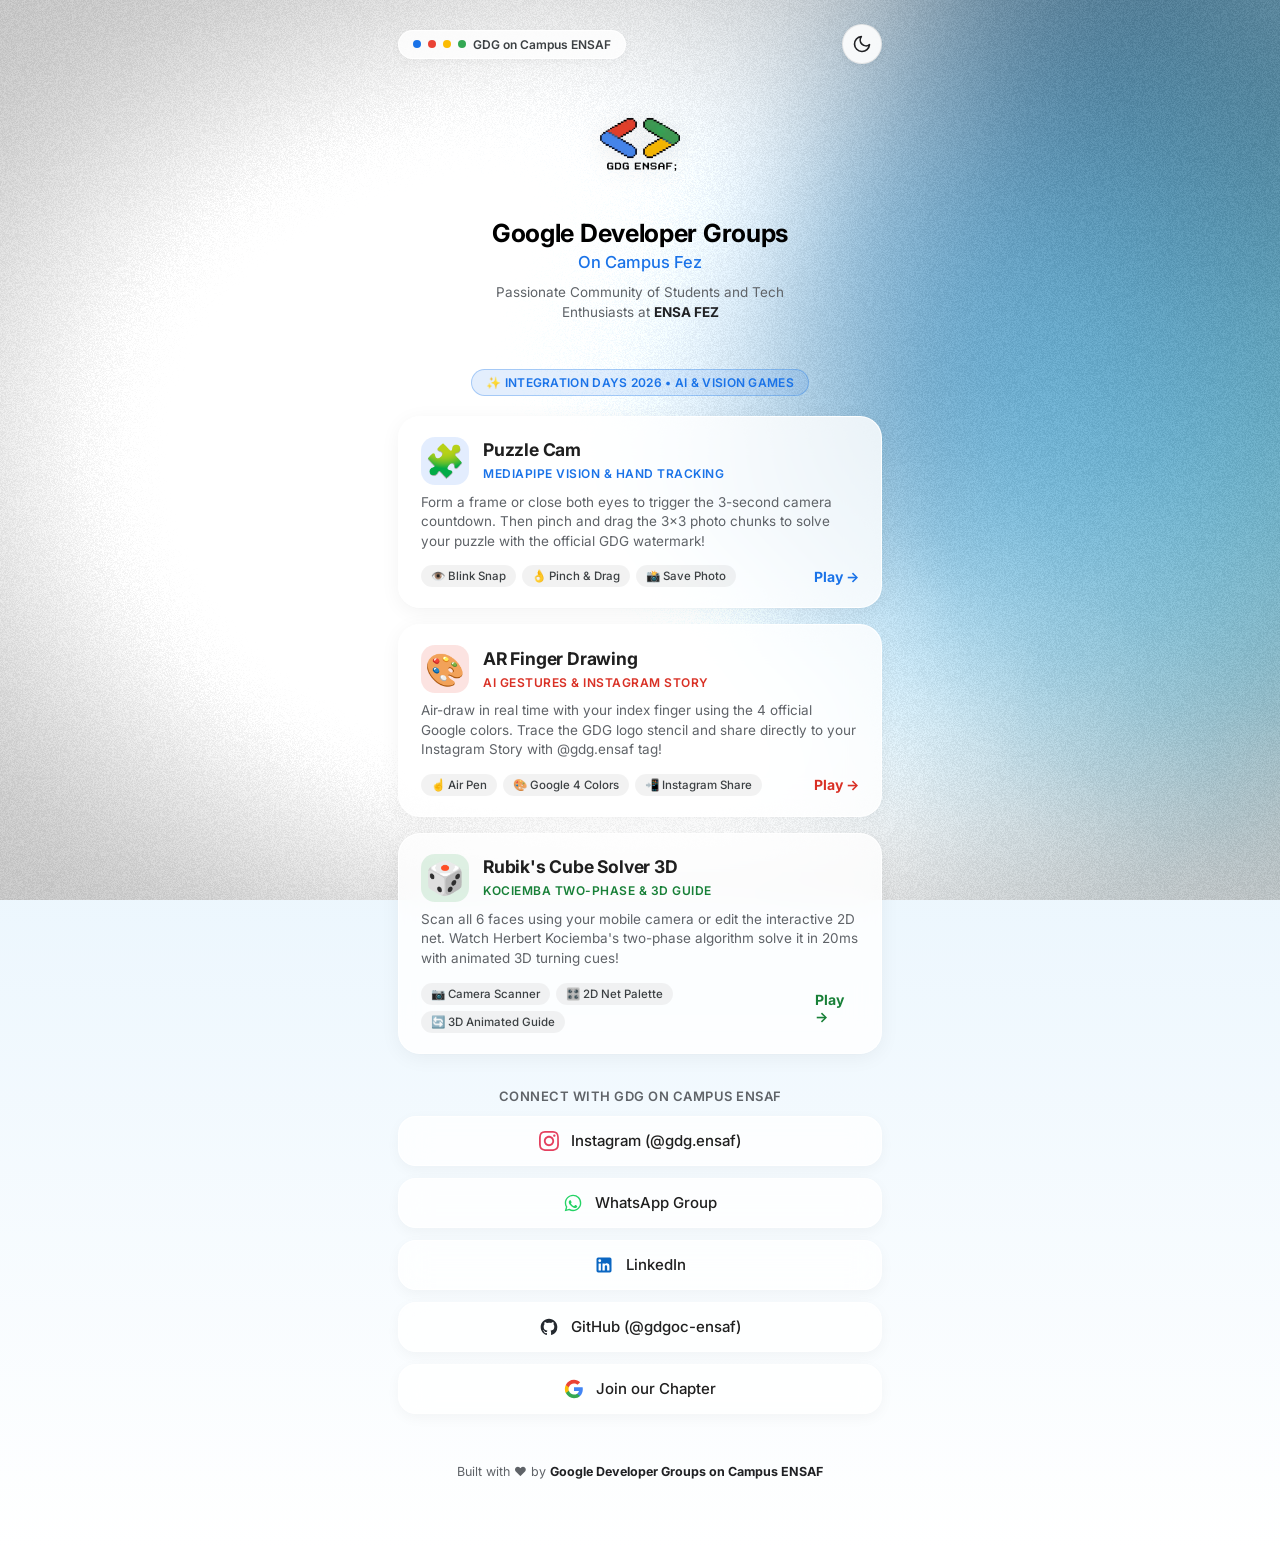
<file: index.html>
<!DOCTYPE html>
<html lang="en">
<head>
  <meta charset="UTF-8">
  <meta name="viewport" content="width=device-width, initial-scale=1.0, maximum-scale=1.0, user-scalable=no">
  <title>Google Developer Groups On Campus Fez — Interactive Games</title>
  <link rel="icon" type="image/svg+xml" href="favicon.svg">
  <link rel="stylesheet" href="style.css">
  <link rel="preconnect" href="https://fonts.googleapis.com">
  <link rel="preconnect" href="https://fonts.gstatic.com" crossorigin>
  <link href="https://fonts.googleapis.com/css2?family=Google+Sans:wght@400;500;700&family=Inter:wght@400;500;600;700&display=swap" rel="stylesheet">
  <script src="theme.js"></script>
</head>
<body>
  <!-- WebGL Mesh Drift Shader Background (from gdgensaf.web.app) -->
  <canvas id="shader-canvas"></canvas>

  <main class="page-container">

    <!-- Top Action Bar with Google Theme Switcher -->
    <div class="top-nav-bar">
      <div class="campus-pill">
        <span class="campus-dot dot-blue"></span>
        <span class="campus-dot dot-red"></span>
        <span class="campus-dot dot-yellow"></span>
        <span class="campus-dot dot-green"></span>
        <span>GDG on Campus ENSAF</span>
      </div>
      <button class="theme-toggle-btn" data-theme-toggle aria-label="Toggle Google Theme" title="Toggle Google Theme">
        <span class="theme-toggle-inner"></span>
      </button>
    </div>

    <!-- Profile Header (Cloned from gdgensaf.web.app) -->
    <header class="profile-header">
      <div class="gdg-logo-wrap">
        <img src="logo.png" alt="GDG ENSAF Logo" class="gdg-logo">
      </div>
      <h1 class="title">Google Developer Groups</h1>
      <h2 class="subtitle">On Campus Fez</h2>
      <p class="description">
        Passionate Community of Students and Tech Enthusiasts at <strong>ENSA FEZ</strong>
      </p>
    </header>

    <!-- Games Section Badge -->
    <div class="section-badge">✨ Integration Days 2026 • AI & Vision Games</div>

    <!-- Games Cards List (Cards styled matching gdgensaf.web.app) -->
    <section class="games-list">

      <!-- GAME 1: Puzzle Cam -->
      <a href="./puzzle_cam/index.html" class="game-card">
        <div class="card-top">
          <div class="card-icon icon-blue">🧩</div>
          <div class="card-header-text">
            <h3 class="card-title">Puzzle Cam</h3>
            <span class="card-subtitle sub-blue">MediaPipe Vision & Hand Tracking</span>
          </div>
        </div>
        <p class="card-desc">
          Form a frame or close both eyes to trigger the 3-second camera countdown. Then pinch and drag the 3x3 photo chunks to solve your puzzle with the official GDG watermark!
        </p>
        <div class="card-footer">
          <div class="card-badges">
            <span class="badge">👁️ Blink Snap</span>
            <span class="badge">👌 Pinch & Drag</span>
            <span class="badge">📸 Save Photo</span>
          </div>
          <span class="play-arrow arrow-blue">Play →</span>
        </div>
      </a>

      <!-- GAME 2: AR Finger Drawing -->
      <a href="./drawing_cam/index.html" class="game-card">
        <div class="card-top">
          <div class="card-icon icon-red">🎨</div>
          <div class="card-header-text">
            <h3 class="card-title">AR Finger Drawing</h3>
            <span class="card-subtitle sub-red">AI Gestures & Instagram Story</span>
          </div>
        </div>
        <p class="card-desc">
          Air-draw in real time with your index finger using the 4 official Google colors. Trace the GDG logo stencil and share directly to your Instagram Story with @gdg.ensaf tag!
        </p>
        <div class="card-footer">
          <div class="card-badges">
            <span class="badge">☝️ Air Pen</span>
            <span class="badge">🎨 Google 4 Colors</span>
            <span class="badge">📲 Instagram Share</span>
          </div>
          <span class="play-arrow arrow-red">Play →</span>
        </div>
      </a>

      <!-- GAME 3: 3D Rubik's Cube Solver -->
      <a href="./rubiks_solver/index.html" class="game-card">
        <div class="card-top">
          <div class="card-icon icon-green">🎲</div>
          <div class="card-header-text">
            <h3 class="card-title">Rubik's Cube Solver 3D</h3>
            <span class="card-subtitle sub-green">Kociemba Two-Phase & 3D Guide</span>
          </div>
        </div>
        <p class="card-desc">
          Scan all 6 faces using your mobile camera or edit the interactive 2D net. Watch Herbert Kociemba's two-phase algorithm solve it in 20ms with animated 3D turning cues!
        </p>
        <div class="card-footer">
          <div class="card-badges">
            <span class="badge">📷 Camera Scanner</span>
            <span class="badge">🎛️ 2D Net Palette</span>
            <span class="badge">🔄 3D Animated Guide</span>
          </div>
          <span class="play-arrow arrow-green">Play →</span>
        </div>
      </a>

    </section>

    <!-- Social Links (Exact match to gdgensaf.web.app) -->
    <div class="socials-title">Connect with GDG on Campus ENSAF</div>
    <nav class="socials-list">
      <a href="https://www.instagram.com/gdg.ensaf/" target="_blank" rel="noopener" class="social-pill">
        <svg class="social-icon" viewBox="0 0 24 24" width="20" height="20" fill="#E4405F">
          <path d="M12 2.163c3.204 0 3.584.012 4.85.07 3.252.148 4.771 1.691 4.919 4.919.058 1.265.069 1.645.069 4.849 0 3.205-.012 3.584-.069 4.849-.149 3.225-1.664 4.771-4.919 4.919-1.266.058-1.644.07-4.85.07-3.204 0-3.584-.012-4.849-.07-3.26-.149-4.771-1.699-4.919-4.92-.058-1.265-.07-1.644-.07-4.849 0-3.204.013-3.583.07-4.849.149-3.227 1.664-4.771 4.919-4.919 1.266-.057 1.645-.069 4.849-.069zm0-2.163c-3.259 0-3.667.014-4.947.072-4.358.2-6.78 2.618-6.98 6.98-.059 1.281-.073 1.689-.073 4.948 0 3.259.014 3.668.072 4.948.2 4.358 2.618 6.78 6.98 6.98 1.281.058 1.689.072 4.948.072 3.259 0 3.668-.014 4.948-.072 4.354-.2 6.782-2.618 6.979-6.98.059-1.28.073-1.689-.073-4.948 0-3.259-.014-3.667-.072-4.947-.196-4.354-2.617-6.78-6.979-6.98-1.281-.059-1.69-.073-4.949-.073zm0 5.838c-3.403 0-6.162 2.759-6.162 6.162s2.759 6.163 6.162 6.163 6.162-2.759 6.162-6.163c0-3.403-2.759-6.162-6.162-6.162zm0 10.162c-2.209 0-4-1.79-4-4 0-2.209 1.791-4 4-4s4 1.791 4 4c0 2.21-1.791 4-4 4zm6.406-11.845c-.796 0-1.441.645-1.441 1.44s.645 1.44 1.441 1.44c.795 0 1.439-.645 1.439-1.44s-.644-1.44-1.439-1.44z"/>
        </svg>
        <span>Instagram (@gdg.ensaf)</span>
      </a>

      <a href="https://chat.whatsapp.com/InjXKWptVBr0FKgtomo5Nb" target="_blank" rel="noopener" class="social-pill">
        <svg class="social-icon" viewBox="0 0 24 24" width="20" height="20" fill="#25D366">
          <path d="M12.04 2c-5.46 0-9.91 4.45-9.91 9.91 0 1.75.46 3.45 1.32 4.95L2.05 22l5.25-1.38c1.45.79 3.08 1.21 4.74 1.21 5.46 0 9.91-4.45 9.91-9.91 0-2.65-1.03-5.14-2.9-7.01A9.82 9.82 0 0 0 12.04 2m.01 1.67c2.2 0 4.26.86 5.82 2.42a8.23 8.23 0 0 1 2.41 5.83c0 4.54-3.7 8.24-8.24 8.24-1.48 0-2.93-.4-4.2-1.15l-.3-.18-3.12.82.83-3.04-.2-.31a8.2 8.2 0 0 1-1.26-4.38c0-4.54 3.7-8.24 8.24-8.24m4.52 11.66c-.25-.13-1.47-.72-1.7-.81-.23-.08-.39-.13-.56.13-.17.25-.64.81-.79.97-.14.17-.29.19-.54.06-.25-.13-1.06-.39-2.02-1.25-.75-.67-1.26-1.5-1.41-1.75-.15-.25-.02-.39.11-.51.11-.11.25-.29.37-.44.13-.14.17-.25.25-.42.08-.17.04-.31-.02-.44-.06-.13-.56-1.34-.76-1.84-.2-.49-.4-.42-.56-.43h-.47c-.17 0-.44.06-.67.31-.23.25-.88.86-.88 2.1s.9 2.43 1.03 2.6c.13.17 1.77 2.7 4.29 3.79.6.26 1.07.41 1.44.53.6.19 1.15.16 1.58.1.48-.07 1.47-.6 1.68-1.18.21-.58.21-1.07.15-1.18-.06-.1-.23-.17-.48-.3z"/>
        </svg>
        <span>WhatsApp Group</span>
      </a>

      <a href="https://www.linkedin.com/company/gdgoc-ensaf" target="_blank" rel="noopener" class="social-pill">
        <svg class="social-icon" viewBox="0 0 24 24" width="20" height="20" fill="#0A66C2">
          <path d="M19 3a2 2 0 0 1 2 2v14a2 2 0 0 1-2 2H5a2 2 0 0 1-2-2V5a2 2 0 0 1 2-2h14m-.5 15.5v-5.3a3.26 3.26 0 0 0-3.26-3.26c-.85 0-1.84.52-2.28 1.3v-1.11h-2.79v8.37h2.79v-4.93c0-.77.62-1.4 1.39-1.4a1.4 1.4 0 0 1 1.4 1.4v4.93h2.75M6.88 8.56a1.68 1.68 0 0 0 1.68-1.68c0-.93-.75-1.69-1.68-1.69a1.69 1.69 0 0 0-1.69 1.69c0 .93.76 1.68 1.69 1.68m1.39 9.94v-8.37H5.5v8.37h2.77z"/>
        </svg>
        <span>LinkedIn</span>
      </a>

      <a href="https://github.com/gdgoc-ensaf" target="_blank" rel="noopener" class="social-pill">
        <svg class="social-icon" viewBox="0 0 24 24" width="20" height="20" fill="#24292F">
          <path d="M12 2C6.477 2 2 6.484 2 12.017c0 4.425 2.865 8.18 6.839 9.504.5.092.682-.217.682-.483 0-.237-.008-.868-.013-1.703-2.782.605-3.369-1.343-3.369-1.343-.454-1.158-1.11-1.466-1.11-1.466-.908-.62.069-.608.069-.608 1.003.07 1.53 1.032 1.53 1.032.892 1.53 2.341 1.088 2.91.832.092-.647.35-1.088.636-1.338-2.22-.253-4.555-1.113-4.555-4.951 0-1.093.39-1.988 1.029-2.688-.103-.253-.446-1.272.098-2.65 0 0 .84-.27 2.75 1.026A9.564 9.564 0 0 1 12 6.844c.85.004 1.705.115 2.504.337 1.909-1.296 2.747-1.027 2.747-1.027.546 1.379.202 2.398.1 2.651.64.7 1.028 1.595 1.028 2.688 0 3.848-2.339 4.695-4.566 4.943.359.309.678.92.678 1.855 0 1.338-.012 2.419-.012 2.747 0 .268.18.58.688.482A10.019 10.019 0 0 0 22 12.017C22 6.484 17.522 2 12 2z"/>
        </svg>
        <span>GitHub (@gdgoc-ensaf)</span>
      </a>

      <a href="https://gdg.community.dev/gdg-on-campus-national-school-of-applied-sciences-of-fes-fes-morocco/" target="_blank" rel="noopener" class="social-pill">
        <svg class="social-icon" viewBox="0 0 24 24" width="20" height="20">
          <path fill="#4285F4" d="M22.56 12.25c0-.78-.07-1.53-.2-2.25H12v4.26h5.92c-.26 1.37-1.04 2.53-2.21 3.31v2.77h3.57c2.08-1.92 3.28-4.74 3.28-8.09z"/>
          <path fill="#34A853" d="M12 23c2.97 0 5.46-.98 7.28-2.66l-3.57-2.77c-.98.66-2.23 1.06-3.71 1.06-2.86 0-5.29-1.93-6.16-4.53H2.18v2.84C3.99 20.53 7.7 23 12 23z"/>
          <path fill="#FBBC05" d="M5.84 14.09c-.22-.66-.35-1.36-.35-2.09s.13-1.43.35-2.09V7.06H2.18C1.43 8.55 1 10.22 1 12s.43 3.45 1.18 4.94l2.85-2.22.81-.63z"/>
          <path fill="#EA4335" d="M12 5.38c1.62 0 3.06.56 4.21 1.64l3.15-3.15C17.45 2.09 14.97 1 12 1 7.7 1 3.99 3.47 2.18 7.06l3.66 2.84c.87-2.6 3.3-4.52 6.16-4.52z"/>
        </svg>
        <span>Join our Chapter</span>
      </a>
    </nav>

    <!-- Footer -->
    <footer class="footer">
      <p>Built with ❤️ by <strong>Google Developer Groups on Campus ENSAF</strong></p>
    </footer>

  </main>

  <!-- WebGL Shader Script -->
  <script src="shader-bg.js"></script>
</body>
</html>
</file>
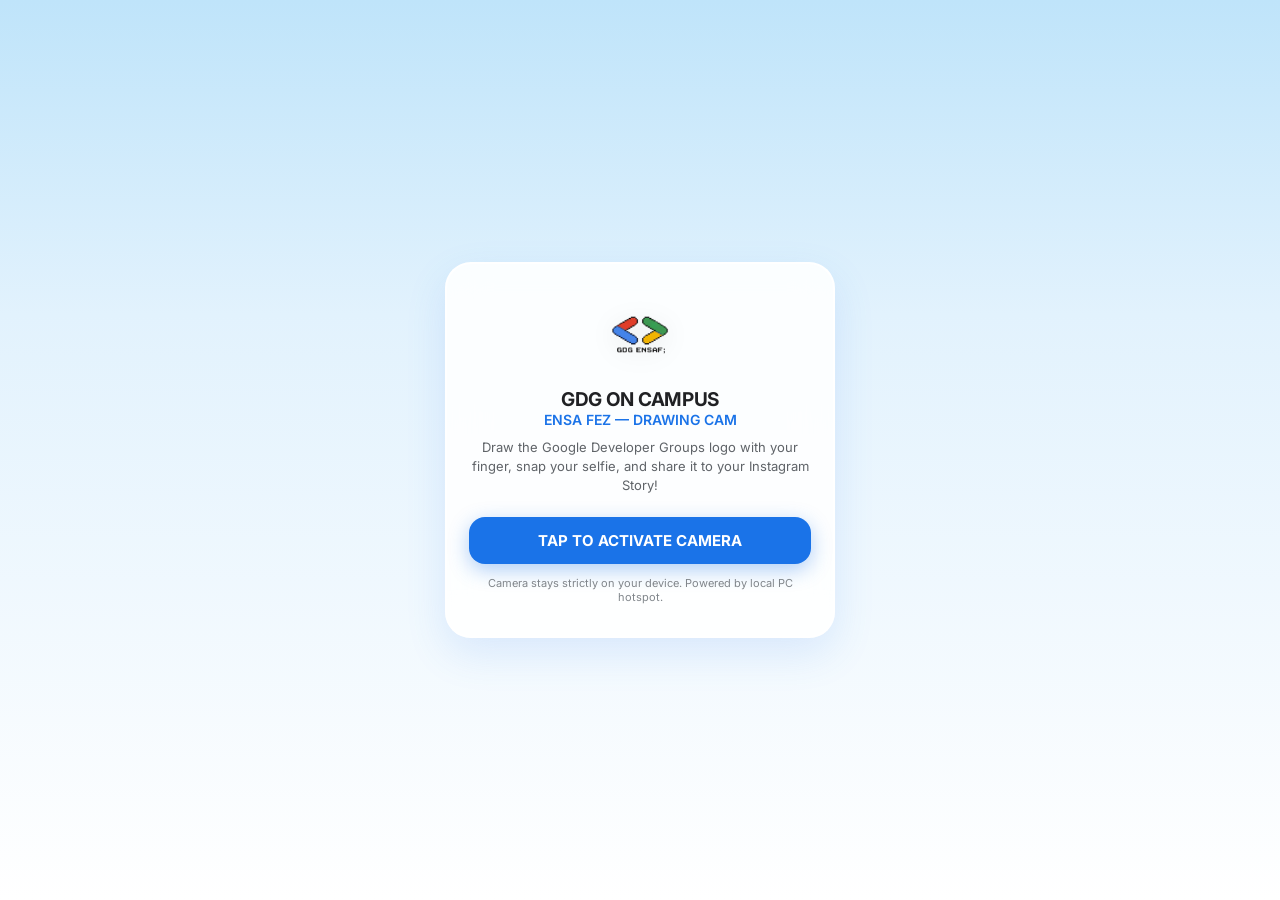
<file: drawing_cam/index.html>
<!DOCTYPE html>
<html lang="en">
<head>
  <meta charset="UTF-8">
  <meta name="viewport" content="width=device-width, initial-scale=1.0, maximum-scale=1.0, user-scalable=no, viewport-fit=cover">
  <meta name="theme-color" content="#bfe4fa">
  <meta name="apple-mobile-web-app-capable" content="yes">
  <meta name="apple-mobile-web-app-status-bar-style" content="default">
  <title>GDG ENSAF — Drawing Cam</title>
  <link rel="stylesheet" href="style.css">
  <script src="theme.js"></script>
  
  <!-- MediaPipe Hands & Camera Utils: Local vendor with CDN fallback -->
  <script src="vendor/mediapipe/camera_utils.js" onerror="this.onerror=null;this.src='https://cdn.jsdelivr.net/npm/@mediapipe/camera_utils/camera_utils.js'"></script>
  <script src="vendor/mediapipe/hands.js" onerror="this.onerror=null;this.src='https://cdn.jsdelivr.net/npm/@mediapipe/hands/hands.js'"></script>
</head>
<body>
  <div id="app-container">
    <!-- Google 4-Color Floating Ambient Bubbles Layer -->
    <div class="gdg-ambient-wrap" aria-hidden="true">
      <span class="ambient-bubble b-blue"></span>
      <span class="ambient-bubble b-red"></span>
      <span class="ambient-bubble b-yellow"></span>
      <span class="ambient-bubble b-green"></span>
    </div>

    <!-- Hidden Video Feed (Rendered into Canvas) -->
    <video id="webcam" playsinline autoplay muted></video>

    <!-- Main Drawing & Camera Canvas -->
    <canvas id="mainCanvas"></canvas>

    <!-- Top Status Bar -->
    <header class="glass-bar top-bar">
      <div class="brand">
        <a href="../" class="glass-btn icon-btn nav-back-btn" title="Back to Games Hub" aria-label="Games Hub">
          <svg viewBox="0 0 24 24" width="18" height="18" fill="none" stroke="currentColor" stroke-width="2.2" stroke-linecap="round" stroke-linejoin="round">
            <line x1="19" y1="12" x2="5" y2="12"></line>
            <polyline points="12 19 5 12 12 5"></polyline>
          </svg>
        </a>
        <img src="logo.png" alt="GDG ENSAF Logo" class="gdg-header-logo">
        <div class="brand-text">
          <span class="brand-title">GDG ENSAF</span>
          <span class="brand-sub">DRAWING CAM</span>
        </div>
      </div>
      <div class="top-controls">
        <button id="btnThemeToggle" class="glass-btn icon-btn theme-toggle-btn" data-theme-toggle title="Toggle Google Theme" aria-label="Toggle Google Theme">
          <span class="theme-toggle-inner"></span>
        </button>
        <button id="btnFlipCam" class="glass-btn icon-btn" title="Switch Front/Rear Camera" aria-label="Switch Camera">
          <svg viewBox="0 0 24 24" width="19" height="19" fill="none" stroke="currentColor" stroke-width="2" stroke-linecap="round" stroke-linejoin="round">
            <path d="M20 10c0-4.418-3.582-8-8-8s-8 3.582-8 8c0 2.21.896 4.21 2.344 5.656L4 18h6v-6l-2.05 2.05C6.758 12.858 6 11.516 6 10c0-3.314 2.686-6 6-6s6 2.686 6 6c0 1.516-.758 2.858-1.95 4.05L14 12v6h6l-2.344-2.344C19.104 14.21 20 12.21 20 10z"/>
          </svg>
        </button>
        <button id="btnSound" class="glass-btn icon-btn" title="Toggle Sound" aria-label="Toggle Sound">
          <svg id="soundIconOn" viewBox="0 0 24 24" width="19" height="19" fill="none" stroke="currentColor" stroke-width="2" stroke-linecap="round" stroke-linejoin="round">
            <polygon points="11 5 6 9 2 9 2 15 6 15 11 19 11 5"></polygon>
            <path d="M19.07 4.93a10 10 0 0 1 0 14.14M15.54 8.46a5 5 0 0 1 0 7.07"></path>
          </svg>
          <svg id="soundIconOff" viewBox="0 0 24 24" width="19" height="19" fill="none" stroke="currentColor" stroke-width="2" stroke-linecap="round" stroke-linejoin="round" style="display:none;">
            <line x1="1" y1="1" x2="23" y2="23"></line>
            <polygon points="11 5 6 9 2 9 2 15 6 15 11 19 11 5"></polygon>
          </svg>
        </button>
        <button id="btnHelp" class="glass-btn icon-btn" title="How to Play" aria-label="Help Guide">
          <svg viewBox="0 0 24 24" width="19" height="19" fill="none" stroke="currentColor" stroke-width="2" stroke-linecap="round" stroke-linejoin="round">
            <circle cx="12" cy="12" r="10"></circle>
            <path d="M9.09 9a3 3 0 0 1 5.83 1c0 2-3 3-3 3"></path>
            <line x1="12" y1="17" x2="12.01" y2="17"></line>
          </svg>
        </button>
      </div>
    </header>

    <!-- Floating Drawing Toolbar -->
    <div class="drawing-toolbar glass-panel">
      <!-- Google 4-Color Palette -->
      <div class="color-palette" role="radiogroup" aria-label="Select Drawing Color">
        <button class="color-swatch c-blue active" data-color="#4285f4" title="Google Blue"></button>
        <button class="color-swatch c-red" data-color="#ea4335" title="Google Red"></button>
        <button class="color-swatch c-yellow" data-color="#fbbc05" title="Google Yellow"></button>
        <button class="color-swatch c-green" data-color="#34a853" title="Google Green"></button>
        <button class="color-swatch c-eraser" data-color="eraser" title="Eraser">
          <svg viewBox="0 0 24 24" width="16" height="16" fill="none" stroke="currentColor" stroke-width="2.5">
            <path d="M20 20H7L3 16C2 15 2 13 3 12L13 2L22 11L18 15"/>
            <line x1="7" y1="17" x2="17" y2="7"/>
          </svg>
        </button>
      </div>

      <div class="tool-divider"></div>

      <!-- Action Tools -->
      <div class="tool-actions">
        <!-- Brush Size Selector -->
        <button id="btnBrushSize" class="tool-btn" title="Brush Size: Medium">
          <span class="brush-indicator" id="brushIndicator"></span>
        </button>
        <!-- Toggle GDG Logo Stencil Guide -->
        <button id="btnTemplate" class="tool-btn active-tool" title="Toggle GDG Logo Guide Stencil">
          <span class="stencil-icon">&lt; &gt;</span>
        </button>
        <!-- Undo -->
        <button id="btnUndo" class="tool-btn" title="Undo Last Stroke">
          <svg viewBox="0 0 24 24" width="16" height="16" fill="none" stroke="currentColor" stroke-width="2.5">
            <polyline points="1 4 1 10 7 10"></polyline>
            <path d="M3.51 15a9 9 0 1 0 2.13-9.36L1 10"></path>
          </svg>
        </button>
        <!-- Clear Canvas -->
        <button id="btnClear" class="tool-btn" title="Clear Drawing">
          <svg viewBox="0 0 24 24" width="16" height="16" fill="none" stroke="currentColor" stroke-width="2.5">
            <polyline points="3 6 5 6 21 6"></polyline>
            <path d="M19 6v14a2 2 0 0 1-2 2H7a2 2 0 0 1-2-2V6m3 0V4a2 2 0 0 1 2-2h4a2 2 0 0 1 2 2v2"></path>
          </svg>
        </button>
      </div>
    </div>

    <!-- Guidance Banner -->
    <div id="instructionBanner" class="instruction-banner">
      <div class="banner-icon" id="bannerIcon">👆🎨</div>
      <div class="banner-text" id="bannerText">Draw the GDG logo with your finger on screen or in the air!</div>
    </div>

    <!-- Screen Flash Effect -->
    <div id="screenFlash" class="screen-flash"></div>

    <!-- Copy Toast / Notification -->
    <div id="copyToast" class="copy-toast hidden">
      <div class="toast-check">✓</div>
      <div class="toast-msg"><strong>@gdg.ensaf</strong> copied to clipboard! Tag us in your Story 🏷️</div>
    </div>

    <!-- Bottom Controls Bar -->
    <footer class="glass-bar bottom-bar">
      <div class="action-group">
        <button id="btnSnapPhoto" class="shutter-btn" title="Snap Photo with Drawing">
          <div class="shutter-inner">
            <svg viewBox="0 0 24 24" width="24" height="24" fill="none" stroke="#ffffff" stroke-width="2.2" stroke-linecap="round" stroke-linejoin="round">
              <path d="M23 19a2 2 0 0 1-2 2H3a2 2 0 0 1-2-2V8a2 2 0 0 1 2-2h4l2-3h6l2 3h4a2 2 0 0 1 2 2z"/>
              <circle cx="12" cy="13" r="4"/>
            </svg>
          </div>
        </button>
      </div>
    </footer>

    <!-- Post-Capture Share Modal -->
    <div id="shareModal" class="modal-backdrop hidden">
      <div class="modal-card share-card">
        <div class="modal-header">
          <div class="modal-title-wrap">
            <img src="logo.png" alt="GDG Logo" class="modal-logo">
            <h2>Your GDG Drawing Photo!</h2>
          </div>
          <button id="btnCloseShare" class="modal-close-btn">&times;</button>
        </div>
        <div class="modal-body share-body">
          <div class="preview-container">
            <img id="sharePreviewImg" alt="Drawn Photo Preview" class="share-preview-img">
          </div>
          <div class="insta-tag-box">
            <span class="insta-tag-label">Official Tag:</span>
            <code class="insta-tag-code">@gdg.ensaf</code>
            <button id="btnCopyTag" class="glass-btn btn-sm">Copy Tag</button>
          </div>
        </div>
        <div class="modal-footer share-footer">
          <!-- Primary: Share to Instagram Story -->
          <button id="btnShareInsta" class="insta-share-btn">
            <svg viewBox="0 0 24 24" width="22" height="22" fill="currentColor">
              <path d="M12 2.163c3.204 0 3.584.012 4.85.07 3.252.148 4.771 1.691 4.919 4.919.058 1.265.069 1.645.069 4.849 0 3.205-.012 3.584-.069 4.849-.149 3.225-1.664 4.771-4.919 4.919-1.266.058-1.644.07-4.85.07-3.204 0-3.584-.012-4.849-.07-3.26-.149-4.771-1.699-4.919-4.92-.058-1.265-.07-1.644-.07-4.849 0-3.204.013-3.583.07-4.849.149-3.227 1.664-4.771 4.919-4.919 1.266-.057 1.645-.069 4.849-.069zm0-2.163c-3.259 0-3.667.014-4.947.072-4.358.2-6.78 2.618-6.98 6.98-.059 1.281-.073 1.689-.073 4.948 0 3.259.014 3.668.072 4.948.2 4.358 2.618 6.78 6.98 6.98 1.281.058 1.689.072 4.948.072 3.259 0 3.668-.014 4.948-.072 4.354-.2 6.782-2.618 6.979-6.98.059-1.28.073-1.689.073-4.948 0-3.259-.014-3.667-.072-4.947-.196-4.354-2.617-6.78-6.979-6.98-1.281-.059-1.69-.073-4.949-.073zm0 5.838c-3.403 0-6.162 2.759-6.162 6.162s2.759 6.163 6.162 6.163 6.162-2.759 6.162-6.163c0-3.403-2.759-6.162-6.162-6.162zm0 10.162c-2.209 0-4-1.79-4-4 0-2.209 1.791-4 4-4s4 1.791 4 4c0 2.21-1.791 4-4 4zm6.406-11.845c-.796 0-1.441.645-1.441 1.44s.645 1.44 1.441 1.44c.795 0 1.439-.645 1.439-1.44s-.644-1.44-1.439-1.44z"/>
            </svg>
            Share to Instagram Story
          </button>
          <!-- Secondary Actions -->
          <div class="share-btn-row">
            <button id="btnDownloadPhoto" class="glass-btn btn-secondary">
              <svg viewBox="0 0 24 24" width="18" height="18" fill="none" stroke="currentColor" stroke-width="2">
                <path d="M21 15v4a2 2 0 0 1-2 2H5a2 2 0 0 1-2-2v-4"></path>
                <polyline points="7 10 12 15 17 10"></polyline>
                <line x1="12" y1="15" x2="12" y2="3"></line>
              </svg>
              Save to Phone
            </button>
            <button id="btnDrawAgain" class="glass-btn btn-secondary">
              <svg viewBox="0 0 24 24" width="18" height="18" fill="none" stroke="currentColor" stroke-width="2">
                <path d="M23 4v6h-6"></path>
                <path d="M20.49 15a9 9 0 1 1-2.12-9.36L23 10"></path>
              </svg>
              Draw Again
            </button>
          </div>
          <!-- Profile Link -->
          <a href="https://www.instagram.com/gdg.ensaf/" target="_blank" rel="noopener noreferrer" class="insta-profile-link">
            Open @gdg.ensaf Instagram Page &rarr;
          </a>
        </div>
      </div>
    </div>

    <!-- Help Modal -->
    <div id="helpModal" class="modal-backdrop hidden">
      <div class="modal-card">
        <div class="modal-header">
          <div class="modal-title-wrap">
            <img src="logo.png" alt="GDG Logo" class="modal-logo">
            <h2>How to Play GDG Drawing Cam</h2>
          </div>
          <button id="btnCloseHelp" class="modal-close-btn">&times;</button>
        </div>
        <div class="modal-body">
          <div class="gesture-item">
            <div class="gesture-icon-box">🎨</div>
            <div class="gesture-info">
              <h4>1. Choose Google Colors</h4>
              <p>Pick Blue, Red, Yellow, or Green from the top bar to match the Google Developer Groups logo.</p>
            </div>
          </div>
          <div class="gesture-item">
            <div class="gesture-icon-box">👆</div>
            <div class="gesture-info">
              <h4>2. Draw on Screen or in the Air</h4>
              <p>Draw directly with your finger on your phone screen, or point your index finger in the camera to draw in the air!</p>
            </div>
          </div>
          <div class="gesture-item">
            <div class="gesture-icon-box">&lt; &gt;</div>
            <div class="gesture-info">
              <h4>3. Trace the GDG Logo</h4>
              <p>Tap the <strong>&lt; &gt;</strong> icon to toggle the faint logo stencil on/off to help you draw the brackets!</p>
            </div>
          </div>
          <div class="gesture-item">
            <div class="gesture-icon-box">📸</div>
            <div class="gesture-info">
              <h4>4. Snap & Share to Instagram Story</h4>
              <p>Tap the shutter button to take the photo with your drawing, then tap <strong>Share to Instagram Story</strong> and tag <strong>@gdg.ensaf</strong>!</p>
            </div>
          </div>
        </div>
        <div class="modal-footer">
          <button id="btnGotIt" class="glass-btn highlight-btn btn-full">Got It! Let's Draw</button>
        </div>
      </div>
    </div>

    <!-- Initial Camera Start Permission Prompt -->
    <div id="startScreen" class="start-screen">
      <div class="start-card">
        <div class="start-logo-wrap">
          <img src="logo.png" alt="GDG ENSAF Logo" class="start-gdg-logo">
        </div>
        <h1>GDG ON CAMPUS</h1>
        <h2>ENSA FEZ — DRAWING CAM</h2>
        <p>Draw the Google Developer Groups logo with your finger, snap your selfie, and share it to your Instagram Story!</p>
        <button id="btnStartCam" class="start-btn">TAP TO ACTIVATE CAMERA</button>
        <span class="start-note">Camera stays strictly on your device. Powered by local PC hotspot.</span>
      </div>
    </div>
  </div>

  <script src="app.js"></script>
</body>
</html>
</file>
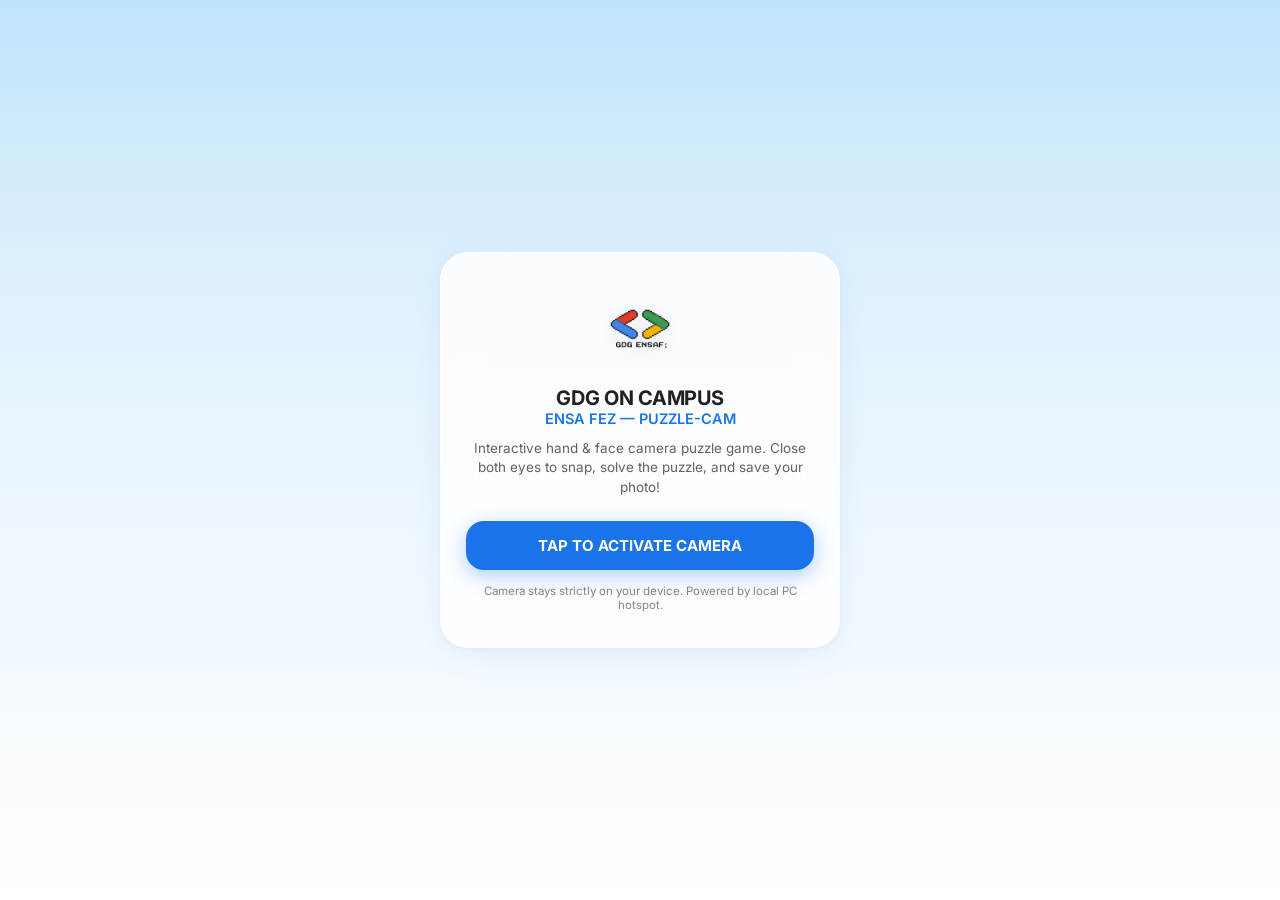
<file: puzzle_cam/index.html>
<!DOCTYPE html>
<html lang="en">
<head>
  <meta charset="UTF-8">
  <meta name="viewport" content="width=device-width, initial-scale=1.0, maximum-scale=1.0, user-scalable=no, viewport-fit=cover">
  <meta name="theme-color" content="#bfe4fa">
  <meta name="apple-mobile-web-app-capable" content="yes">
  <meta name="apple-mobile-web-app-status-bar-style" content="default">
  <title>GDG ENSAF — PUZZLE-CAM</title>
  <link rel="stylesheet" href="style.css">
  <script src="theme.js"></script>
  
  <!-- MediaPipe Face Mesh, Hands & Camera Utils: Local vendor with CDN fallback -->
  <script src="vendor/mediapipe/camera_utils.js" onerror="this.onerror=null;this.src='https://cdn.jsdelivr.net/npm/@mediapipe/camera_utils/camera_utils.js'"></script>
  <script src="vendor/mediapipe/face_mesh.js" onerror="this.onerror=null;this.src='https://cdn.jsdelivr.net/npm/@mediapipe/face_mesh/face_mesh.js'"></script>
  <script src="vendor/mediapipe/hands.js" onerror="this.onerror=null;this.src='https://cdn.jsdelivr.net/npm/@mediapipe/hands/hands.js'"></script>
</head>
<body>
  <div id="app-container">
    <!-- Google 4-Color Floating Ambient Bubbles Layer (Inspired by GDGC-WEBSITE) -->
    <div class="gdg-ambient-wrap" aria-hidden="true">
      <span class="ambient-bubble b-blue"></span>
      <span class="ambient-bubble b-red"></span>
      <span class="ambient-bubble b-yellow"></span>
      <span class="ambient-bubble b-green"></span>
    </div>

    <!-- Background Video Feed (hidden, rendered into Canvas) -->
    <video id="webcam" playsinline autoplay muted></video>

    <!-- Main Rendering Canvas -->
    <canvas id="mainCanvas"></canvas>

    <!-- Top Status Bar -->
    <header class="glass-bar top-bar">
      <div class="brand">
        <a href="../" class="glass-btn icon-btn nav-back-btn" title="Back to Games Hub" aria-label="Games Hub">
          <svg viewBox="0 0 24 24" width="18" height="18" fill="none" stroke="currentColor" stroke-width="2.2" stroke-linecap="round" stroke-linejoin="round">
            <line x1="19" y1="12" x2="5" y2="12"></line>
            <polyline points="12 19 5 12 12 5"></polyline>
          </svg>
        </a>
        <img src="logo.png" alt="GDG ENSAF Logo" class="gdg-header-logo">
        <div class="brand-text">
          <span class="brand-title">GDG ENSAF</span>
          <span class="brand-sub">PUZZLE-CAM</span>
        </div>
        <span class="mode-tag" id="modeBadge">LIVE CAM</span>
      </div>
      <div class="top-controls">
        <button id="btnThemeToggle" class="glass-btn icon-btn theme-toggle-btn" data-theme-toggle title="Toggle Google Theme" aria-label="Toggle Google Theme">
          <span class="theme-toggle-inner"></span>
        </button>
        <button id="btnFlipCam" class="glass-btn icon-btn" title="Switch Front/Rear Camera" aria-label="Switch Camera">
          <svg viewBox="0 0 24 24" width="19" height="19" fill="none" stroke="currentColor" stroke-width="2" stroke-linecap="round" stroke-linejoin="round">
            <path d="M20 10c0-4.418-3.582-8-8-8s-8 3.582-8 8c0 2.21.896 4.21 2.344 5.656L4 18h6v-6l-2.05 2.05C6.758 12.858 6 11.516 6 10c0-3.314 2.686-6 6-6s6 2.686 6 6c0 1.516-.758 2.858-1.95 4.05L14 12v6h6l-2.344-2.344C19.104 14.21 20 12.21 20 10z"/>
          </svg>
        </button>
        <button id="btnSound" class="glass-btn icon-btn" title="Toggle Sound" aria-label="Toggle Sound">
          <svg id="soundIconOn" viewBox="0 0 24 24" width="19" height="19" fill="none" stroke="currentColor" stroke-width="2" stroke-linecap="round" stroke-linejoin="round">
            <polygon points="11 5 6 9 2 9 2 15 6 15 11 19 11 5"></polygon>
            <path d="M19.07 4.93a10 10 0 0 1 0 14.14M15.54 8.46a5 5 0 0 1 0 7.07"></path>
          </svg>
          <svg id="soundIconOff" viewBox="0 0 24 24" width="19" height="19" fill="none" stroke="currentColor" stroke-width="2" stroke-linecap="round" stroke-linejoin="round" style="display:none;">
            <line x1="1" y1="1" x2="23" y2="23"></line>
            <polygon points="11 5 6 9 2 9 2 15 6 15 11 19 11 5"></polygon>
          </svg>
        </button>
        <button id="btnHelp" class="glass-btn icon-btn" title="How to Play" aria-label="Help Guide">
          <svg viewBox="0 0 24 24" width="19" height="19" fill="none" stroke="currentColor" stroke-width="2" stroke-linecap="round" stroke-linejoin="round">
            <circle cx="12" cy="12" r="10"></circle>
            <path d="M9.09 9a3 3 0 0 1 5.83 1c0 2-3 3-3 3"></path>
            <line x1="12" y1="17" x2="12.01" y2="17"></line>
          </svg>
        </button>
      </div>
    </header>

    <!-- Context Guidance Banner -->
    <div id="instructionBanner" class="instruction-banner">
      <div class="banner-icon" id="bannerIcon">😌</div>
      <div class="banner-text" id="bannerText">Close both eyes to begin 3s countdown!</div>
    </div>

    <!-- Countdown Display Overlay -->
    <div id="countdownContainer" class="countdown-overlay hidden">
      <div class="countdown-circle">
        <svg viewBox="0 0 120 120" class="countdown-svg">
          <circle cx="60" cy="60" r="54" class="countdown-bg"></circle>
          <circle cx="60" cy="60" r="54" class="countdown-meter" id="countdownMeter"></circle>
        </svg>
        <span id="countdownNumber" class="countdown-number">3</span>
      </div>
      <span class="countdown-label">OPEN EYES & SMILE! 😊</span>
    </div>

    <!-- Screen Flash Effect for Camera Capture -->
    <div id="screenFlash" class="screen-flash"></div>

    <!-- Celebration Toast / Victory Notification -->
    <div id="victoryToast" class="victory-toast hidden">
      <div class="victory-icon">🎉</div>
      <div class="victory-content">
        <h3>PUZZLE SOLVED!</h3>
        <p>Tap Save below or make a fist ✊ to save to your phone</p>
      </div>
    </div>

    <!-- Save Success Toast -->
    <div id="saveToast" class="save-toast hidden">
      <div class="save-check">✓</div>
      <div class="save-msg">Photo Saved to Mobile!</div>
    </div>

    <!-- Bottom Controls HUD -->
    <footer class="glass-bar bottom-bar">
      <!-- Camera State Controls -->
      <div id="camControls" class="action-group">
        <button id="btnManualSnap" class="shutter-btn" title="Snap Photo Now">
          <div class="shutter-inner"></div>
        </button>
      </div>

      <!-- Puzzle State Controls -->
      <div id="puzzleControls" class="action-group hidden">
        <button id="btnScatter" class="glass-btn text-btn" title="Shuffle Pieces">
          <svg viewBox="0 0 24 24" width="18" height="18" fill="none" stroke="currentColor" stroke-width="2">
            <path d="M21 16V8a2 2 0 0 0-1-1.73l-7-4a2 2 0 0 0-2 0l-7 4A2 2 0 0 0 3 8v8a2 2 0 0 0 1 1.73l7 4a2 2 0 0 0 2 0l7-4A2 2 0 0 0 21 16z"></path>
            <polyline points="3.27 6.96 12 12.01 20.73 6.96"></polyline>
            <line x1="12" y1="22.08" x2="12" y2="12"></line>
          </svg>
          Scatter
        </button>
        <button id="btnSave" class="glass-btn text-btn highlight-btn" title="Save Photo to Phone">
          <svg viewBox="0 0 24 24" width="18" height="18" fill="none" stroke="currentColor" stroke-width="2">
            <path d="M19 21H5a2 2 0 0 1-2-2V5a2 2 0 0 1 2-2h11l5 5v11a2 2 0 0 1-2 2z"></path>
            <polyline points="17 21 17 13 7 13 7 21"></polyline>
            <polyline points="7 3 7 8 15 8"></polyline>
          </svg>
          Save Photo
        </button>
        <button id="btnResetCam" class="glass-btn text-btn" title="Take a new photo">
          <svg viewBox="0 0 24 24" width="18" height="18" fill="none" stroke="currentColor" stroke-width="2">
            <path d="M23 4v6h-6"></path>
            <path d="M20.49 15a9 9 0 1 1-2.12-9.36L23 10"></path>
          </svg>
          Retake
        </button>
      </div>
    </footer>

    <!-- Gesture Guide Modal -->
    <div id="helpModal" class="modal-backdrop hidden">
      <div class="modal-card">
        <div class="modal-header">
          <div class="modal-title-wrap">
            <img src="logo.png" alt="GDG Logo" class="modal-logo">
            <h2>How to Play PUZZLE-CAM</h2>
          </div>
          <button id="btnCloseHelp" class="modal-close-btn">&times;</button>
        </div>
        <div class="modal-body">
          <div class="gesture-item">
            <div class="gesture-icon-box">😌📸</div>
            <div class="gesture-info">
              <h4>1. Close Both Eyes (Capture Photo)</h4>
              <p>Simply <strong>close both eyes</strong> in front of the camera. The 3-second countdown will start automatically. Open your eyes and smile!</p>
            </div>
          </div>
          <div class="gesture-item">
            <div class="gesture-icon-box">🧩</div>
            <div class="gesture-info">
              <h4>2. 3x3 Photo Puzzle</h4>
              <p>Your captured photo is stamped with the official <strong>GDG ENSAF</strong> logo, sliced into 9 puzzle pieces, and scattered across the screen.</p>
            </div>
          </div>
          <div class="gesture-item">
            <div class="gesture-icon-box">👆🤏</div>
            <div class="gesture-info">
              <h4>3. Drag & Drop Pieces</h4>
              <p>Use your <strong>finger to drag</strong> pieces directly on your phone screen, or <strong>pinch with one hand</strong> in the camera to move pieces into place!</p>
            </div>
          </div>
          <div class="gesture-item">
            <div class="gesture-icon-box">💾✊</div>
            <div class="gesture-info">
              <h4>4. Save to Your Mobile</h4>
              <p>When all pieces are assembled, tap <strong>Save Photo</strong> (or hold a closed fist ✊) to save the branded photo directly into your phone gallery!</p>
            </div>
          </div>
        </div>
        <div class="modal-footer">
          <button id="btnGotIt" class="glass-btn highlight-btn btn-full">Got It! Let's Play</button>
        </div>
      </div>
    </div>

    <!-- Initial Camera Start Permission Prompt overlay -->
    <div id="startScreen" class="start-screen">
      <div class="start-card">
        <div class="start-logo-wrap">
          <img src="logo.png" alt="GDG ENSAF Logo" class="start-gdg-logo">
        </div>
        <h1>GDG ON CAMPUS</h1>
        <h2>ENSA FEZ — PUZZLE-CAM</h2>
        <p>Interactive hand & face camera puzzle game. Close both eyes to snap, solve the puzzle, and save your photo!</p>
        <button id="btnStartCam" class="start-btn">TAP TO ACTIVATE CAMERA</button>
        <span class="start-note">Camera stays strictly on your device. Powered by local PC hotspot.</span>
      </div>
    </div>
  </div>

  <script src="app.js"></script>
</body>
</html>
</file>
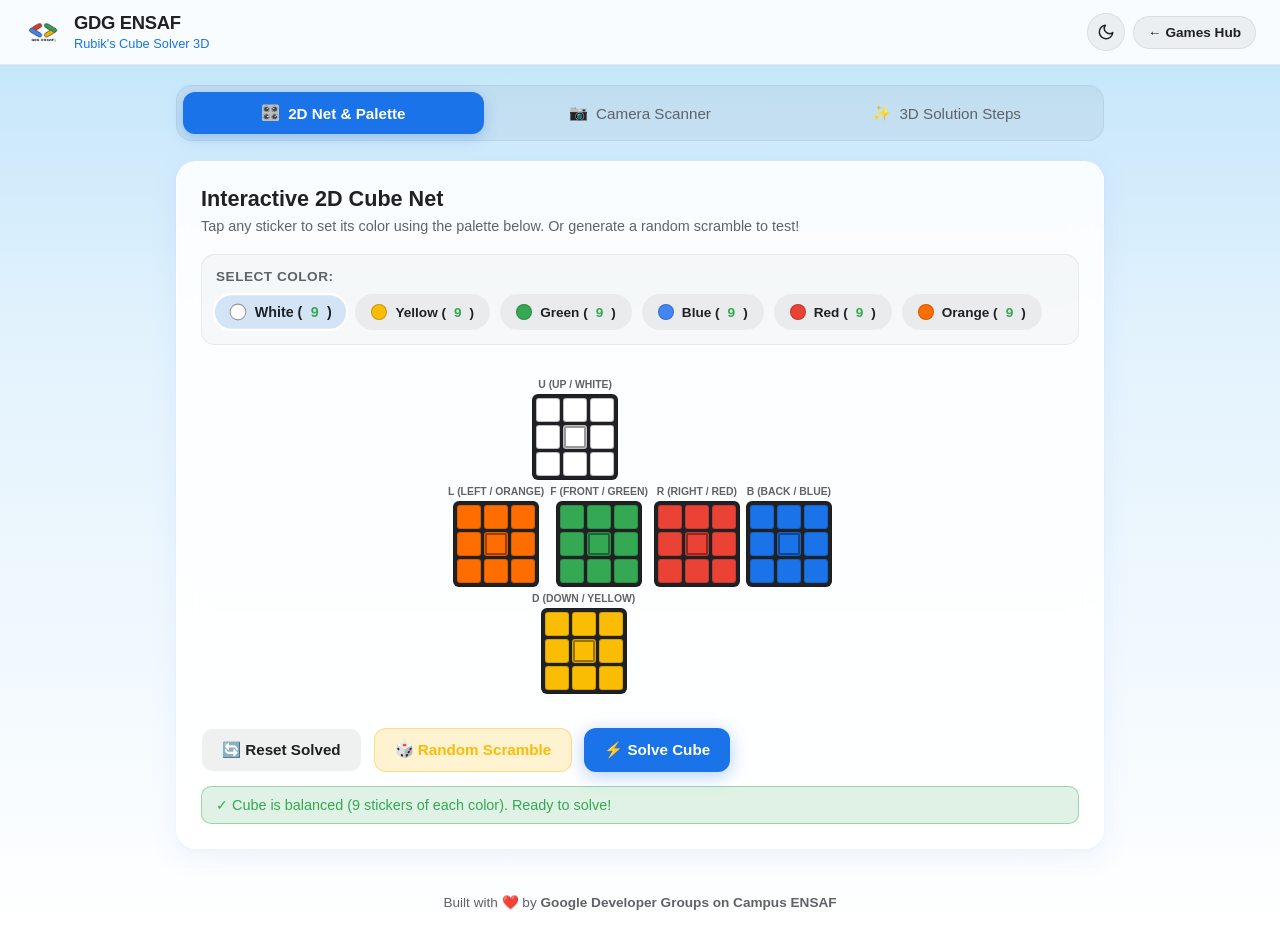
<file: rubiks_solver/index.html>
<!DOCTYPE html>
<html lang="en">
<head>
  <meta charset="UTF-8">
  <meta name="viewport" content="width=device-width, initial-scale=1.0, maximum-scale=1.0, user-scalable=no">
  <title>GDG ENSAF — 3D Rubik's Cube Solver</title>
  <link rel="stylesheet" href="style.css">
  <link rel="preconnect" href="https://fonts.googleapis.com">
  <link rel="preconnect" href="https://fonts.gstatic.com" crossorigin>
  <link href="https://fonts.googleapis.com/css2?family=Google+Sans:wght@400;500;700&family=JetBrains+Mono:wght@500;700&display=swap" rel="stylesheet">
  <script src="theme.js"></script>
</head>
<body>
  <!-- Header Bar -->
  <header class="navbar">
    <div class="brand">
      <img src="logo.png" alt="GDG ENSAF Logo" class="brand-logo" onerror="this.style.display='none'">
      <div class="brand-text">
        <h1>GDG ENSAF</h1>
        <span class="brand-sub">Rubik's Cube Solver 3D</span>
      </div>
    </div>
    <div class="nav-actions">
      <button class="btn-nav theme-toggle-btn" data-theme-toggle title="Toggle Google Theme" aria-label="Toggle Google Theme">
        <span class="theme-toggle-inner"></span>
      </button>
      <a href="../" class="btn-nav">← Games Hub</a>
    </div>
  </header>

  <!-- Main Container -->
  <main class="main-container">

    <!-- Tab Navigation -->
    <nav class="tabs-bar">
      <button class="tab-btn active" data-tab="tab-net">
        <span class="tab-icon">🎛️</span> 2D Net & Palette
      </button>
      <button class="tab-btn" data-tab="tab-camera">
        <span class="tab-icon">📷</span> Camera Scanner
      </button>
      <button class="tab-btn" data-tab="tab-solution" id="tab-solution-btn">
        <span class="tab-icon">✨</span> 3D Solution Steps
      </button>
    </nav>

    <!-- TAB 1: 2D Unfolded Net & Manual Palette -->
    <section id="tab-net" class="tab-content active">
      <div class="card net-card">
        <div class="card-header">
          <h2>Interactive 2D Cube Net</h2>
          <p class="card-desc">Tap any sticker to set its color using the palette below. Or generate a random scramble to test!</p>
        </div>

        <!-- Color Palette -->
        <div class="palette-container">
          <span class="palette-label">Select Color:</span>
          <div class="palette-colors">
            <button class="palette-chip active" data-color="W" style="--chip-color: #ffffff; --chip-border: #999;">
              <span class="chip-dot"></span> White (<span class="chip-count" id="count-W">9</span>)
            </button>
            <button class="palette-chip" data-color="Y" style="--chip-color: #fbbc04;">
              <span class="chip-dot"></span> Yellow (<span class="chip-count" id="count-Y">9</span>)
            </button>
            <button class="palette-chip" data-color="G" style="--chip-color: #34a853;">
              <span class="chip-dot"></span> Green (<span class="chip-count" id="count-G">9</span>)
            </button>
            <button class="palette-chip" data-color="B" style="--chip-color: #4285f4;">
              <span class="chip-dot"></span> Blue (<span class="chip-count" id="count-B">9</span>)
            </button>
            <button class="palette-chip" data-color="R" style="--chip-color: #ea4335;">
              <span class="chip-dot"></span> Red (<span class="chip-count" id="count-R">9</span>)
            </button>
            <button class="palette-chip" data-color="O" style="--chip-color: #ff6d00;">
              <span class="chip-dot"></span> Orange (<span class="chip-count" id="count-O">9</span>)
            </button>
          </div>
        </div>

        <!-- Unfolded Cube Net -->
        <div class="cube-net-wrapper">
          <div class="cube-net-grid">
            <!-- Row 1: UP (U) -->
            <div class="net-row row-top">
              <div class="face-spacer"></div>
              <div class="face-box face-u" data-face="U">
                <span class="face-title">U (Up / White)</span>
                <div class="face-grid" id="grid-U"></div>
              </div>
              <div class="face-spacer"></div>
              <div class="face-spacer"></div>
            </div>

            <!-- Row 2: LEFT (L), FRONT (F), RIGHT (R), BACK (B) -->
            <div class="net-row row-middle">
              <div class="face-box face-l" data-face="L">
                <span class="face-title">L (Left / Orange)</span>
                <div class="face-grid" id="grid-L"></div>
              </div>
              <div class="face-box face-f" data-face="F">
                <span class="face-title">F (Front / Green)</span>
                <div class="face-grid" id="grid-F"></div>
              </div>
              <div class="face-box face-r" data-face="R">
                <span class="face-title">R (Right / Red)</span>
                <div class="face-grid" id="grid-R"></div>
              </div>
              <div class="face-box face-b" data-face="B">
                <span class="face-title">B (Back / Blue)</span>
                <div class="face-grid" id="grid-B"></div>
              </div>
            </div>

            <!-- Row 3: DOWN (D) -->
            <div class="net-row row-bottom">
              <div class="face-spacer"></div>
              <div class="face-box face-d" data-face="D">
                <span class="face-title">D (Down / Yellow)</span>
                <div class="face-grid" id="grid-D"></div>
              </div>
              <div class="face-spacer"></div>
              <div class="face-spacer"></div>
            </div>
          </div>
        </div>

        <!-- Net Action Buttons -->
        <div class="net-actions">
          <button id="btn-reset-cube" class="btn btn-secondary">🔄 Reset Solved</button>
          <button id="btn-scramble-cube" class="btn btn-warning">🎲 Random Scramble</button>
          <button id="btn-solve-now" class="btn btn-primary btn-glow">⚡ Solve Cube</button>
        </div>
        <div id="status-validation" class="status-msg"></div>
      </div>
    </section>

    <!-- TAB 2: Camera Scanner -->
    <section id="tab-camera" class="tab-content">
      <div class="card camera-card">
        <div class="card-header">
          <h2>Mobile Camera Face Scanner</h2>
          <p class="card-desc">Scan the 6 faces in order. Align the 3x3 grid with your cube face, then tap "Scan Face".</p>
        </div>

        <!-- Face Guide Step -->
        <div class="scan-guide">
          <div class="guide-badge">
            Step <span id="scan-step-idx">1</span> of 6: 
            <strong id="scan-step-name">Front (Green) Face</strong>
          </div>
          <p class="guide-hint" id="scan-step-hint">Hold the cube with Green facing the camera and White on top.</p>
        </div>

        <!-- Camera Viewport -->
        <div class="camera-viewport">
          <video id="camera-video" playsinline autoplay muted></video>
          <canvas id="camera-canvas" style="display:none;"></canvas>

          <!-- 3x3 Alignment Reticle -->
          <div class="scan-reticle">
            <div class="reticle-grid">
              <div class="reticle-cell" id="ret-0"></div>
              <div class="reticle-cell" id="ret-1"></div>
              <div class="reticle-cell" id="ret-2"></div>
              <div class="reticle-cell" id="ret-3"></div>
              <div class="reticle-cell reticle-center" id="ret-4"></div>
              <div class="reticle-cell" id="ret-5"></div>
              <div class="reticle-cell" id="ret-6"></div>
              <div class="reticle-cell" id="ret-7"></div>
              <div class="reticle-cell" id="ret-8"></div>
            </div>
          </div>
        </div>

        <!-- Camera Controls -->
        <div class="camera-controls">
          <button id="btn-toggle-cam" class="btn btn-secondary">📷 Start Camera</button>
          <button id="btn-capture-face" class="btn btn-primary" disabled>📸 Capture Face</button>
          <button id="btn-next-face" class="btn btn-outline" style="display:none;">Next Face →</button>
        </div>

        <!-- 6 Faces Thumbnails Progress -->
        <div class="scanned-faces-row">
          <div class="scanned-thumb" id="thumb-U"><span>U (White)</span><div class="mini-grid"></div></div>
          <div class="scanned-thumb" id="thumb-L"><span>L (Orange)</span><div class="mini-grid"></div></div>
          <div class="scanned-thumb active" id="thumb-F"><span>F (Green)</span><div class="mini-grid"></div></div>
          <div class="scanned-thumb" id="thumb-R"><span>R (Red)</span><div class="mini-grid"></div></div>
          <div class="scanned-thumb" id="thumb-B"><span>B (Blue)</span><div class="mini-grid"></div></div>
          <div class="scanned-thumb" id="thumb-D"><span>D (Yellow)</span><div class="mini-grid"></div></div>
        </div>
      </div>
    </section>

    <!-- TAB 3: 3D Solution Steps -->
    <section id="tab-solution" class="tab-content">
      <div class="card solution-card">
        <div class="card-header">
          <h2>Step-by-Step 3D Solution</h2>
          <p class="card-desc" id="solution-summary">Solve the cube to reveal step-by-step 3D turning instructions.</p>
        </div>

        <!-- 3D Cube Canvas -->
        <div class="scene-3d-wrapper">
          <div class="cube-3d-stage">
            <div class="cube-3d" id="cube-3d-root">
              <!-- Rendered via JS -->
            </div>
          </div>
        </div>

        <!-- Move Instruction Card -->
        <div class="move-card">
          <div class="move-badge-container">
            <span class="move-badge" id="current-move-badge">—</span>
            <div class="move-details">
              <div class="move-name" id="current-move-name">Ready to solve</div>
              <div class="move-desc" id="current-move-desc">Click "Solve Cube" to begin</div>
            </div>
          </div>

          <!-- Progress -->
          <div class="progress-bar-wrap">
            <div class="progress-bar-fill" id="solution-progress" style="width: 0%;"></div>
          </div>
          <div class="progress-label">
            Step <span id="current-step-num">0</span> of <span id="total-step-num">0</span> moves
          </div>

          <!-- Playback Controls -->
          <div class="playback-controls">
            <button id="btn-prev-move" class="btn btn-outline" disabled>⏮ Previous</button>
            <button id="btn-play-pause" class="btn btn-primary" disabled>▶ Auto Play</button>
            <button id="btn-next-move" class="btn btn-primary" disabled>Next ⏭</button>
            <button id="btn-reset-playback" class="btn btn-secondary">🔄 Reset</button>
          </div>

          <!-- Move Sequence Ribbon -->
          <div class="moves-ribbon-container">
            <div class="moves-ribbon" id="moves-ribbon"></div>
          </div>
        </div>
      </div>
    </section>

  </main>

  <footer class="footer">
    <p>Built with ❤️ by <strong>Google Developer Groups on Campus ENSAF</strong></p>
  </footer>

  <!-- min2phase Kociemba Solver (Runs 100% Client-Side) -->
  <script src="min2phase.js"></script>
  <!-- Application JS -->
  <script src="app.js"></script>
</body>
</html>
</file>
<file: style.css>
/* GDG on Campus ENSAF — Games Hub
   Google Developer Groups Theme (Light & Dark)
   Styled to match the official GDGC-WEBSITE (gdgensaf.web.app)
*/

@import url('https://fonts.googleapis.com/css2?family=Google+Sans:wght@400;500;600;700&family=Inter:wght@400;500;600;700&display=swap');

:root,
html[data-theme="light"] {
  --gdg-blue: #1a73e8;
  --gdg-blue-light: #4285f4;
  --gdg-red: #ea4335;
  --gdg-yellow: #fbbc04;
  --gdg-green: #34a853;

  --bg-page: linear-gradient(180deg, #bfe4fa 0%, #e2f2fd 35%, #ffffff 100%);
  --bg-body-color: #f8fafd;
  --canvas-opacity: 1;

  --card-bg: rgba(255, 255, 255, 0.82);
  --card-border: rgba(255, 255, 255, 0.95);
  --card-border-hover: rgba(255, 255, 255, 1);
  --card-shadow: 0 4px 20px rgba(0, 0, 0, 0.05), 0 1px 3px rgba(0, 0, 0, 0.02);
  --card-shadow-hover: 0 12px 30px rgba(66, 133, 244, 0.16), 0 4px 10px rgba(0, 0, 0, 0.04);

  --text-title: #000000;
  --text-subtitle: #1a73e8;
  --text-desc: #5f6368;
  --text-strong: #202124;
  --text-card-title: #1f1f1f;
  --text-card-desc: #5f6368;
  --text-body: #202124;

  --badge-bg: rgba(26, 115, 232, 0.12);
  --badge-border: rgba(26, 115, 232, 0.3);
  --badge-text: #1a73e8;

  --pill-badge-bg: rgba(0, 0, 0, 0.05);
  --pill-badge-text: #3c4043;

  --social-bg: rgba(255, 255, 255, 0.76);
  --social-border: rgba(255, 255, 255, 0.85);
  --social-bg-hover: rgba(255, 255, 255, 0.95);
  --social-text: #1f1f1f;
  --social-shadow: 0 4px 14px rgba(0, 0, 0, 0.04);
  --social-shadow-hover: 0 8px 20px rgba(0, 0, 0, 0.08);

  --nav-pill-bg: rgba(255, 255, 255, 0.82);
  --nav-pill-border: rgba(255, 255, 255, 0.95);
  --nav-pill-text: #3c4043;

  --toggle-bg: rgba(255, 255, 255, 0.9);
  --toggle-border: rgba(0, 0, 0, 0.08);
  --toggle-color: #202124;
  --toggle-shadow: 0 2px 8px rgba(0, 0, 0, 0.06);

  --sub-blue: #1a73e8;
  --sub-red: #d93025;
  --sub-green: #188038;
}

html[data-theme="dark"] {
  --gdg-blue: #8ab4f8;
  --gdg-blue-light: #aecbfa;
  --gdg-red: #f28b82;
  --gdg-yellow: #fdd663;
  --gdg-green: #81c995;

  --bg-page: linear-gradient(180deg, #0e1520 0%, #131314 40%, #131314 100%);
  --bg-body-color: #131314;
  --canvas-opacity: 0.75;

  --card-bg: rgba(32, 33, 36, 0.85);
  --card-border: rgba(255, 255, 255, 0.12);
  --card-border-hover: rgba(138, 180, 248, 0.4);
  --card-shadow: 0 8px 32px rgba(0, 0, 0, 0.45), 0 2px 8px rgba(0, 0, 0, 0.3);
  --card-shadow-hover: 0 14px 36px rgba(138, 180, 248, 0.22), 0 4px 12px rgba(0, 0, 0, 0.5);

  --text-title: #f8f9fa;
  --text-subtitle: #8ab4f8;
  --text-desc: #bdc1c6;
  --text-strong: #ffffff;
  --text-card-title: #f1f3f4;
  --text-card-desc: #9aa0a6;
  --text-body: #e8eaed;

  --badge-bg: rgba(138, 180, 248, 0.15);
  --badge-border: rgba(138, 180, 248, 0.32);
  --badge-text: #8ab4f8;

  --pill-badge-bg: rgba(255, 255, 255, 0.08);
  --pill-badge-text: #bdc1c6;

  --social-bg: rgba(32, 33, 36, 0.85);
  --social-border: rgba(255, 255, 255, 0.12);
  --social-bg-hover: rgba(45, 47, 51, 0.95);
  --social-text: #f1f3f4;
  --social-shadow: 0 4px 16px rgba(0, 0, 0, 0.3);
  --social-shadow-hover: 0 8px 24px rgba(0, 0, 0, 0.45);

  --nav-pill-bg: rgba(32, 33, 36, 0.85);
  --nav-pill-border: rgba(255, 255, 255, 0.12);
  --nav-pill-text: #e8eaed;

  --toggle-bg: rgba(40, 42, 46, 0.9);
  --toggle-border: rgba(255, 255, 255, 0.15);
  --toggle-color: #fdd663;
  --toggle-shadow: 0 2px 10px rgba(0, 0, 0, 0.4);

  --sub-blue: #8ab4f8;
  --sub-red: #f28b82;
  --sub-green: #81c995;
}

* {
  box-sizing: border-box;
  margin: 0;
  padding: 0;
  -webkit-tap-highlight-color: transparent;
}

body {
  min-height: 100vh;
  background-color: var(--bg-body-color);
  background-image: var(--bg-page);
  font-family: 'Google Sans', 'Inter', -apple-system, BlinkMacSystemFont, 'Segoe UI', Roboto, sans-serif;
  color: var(--text-body);
  display: flex;
  flex-direction: column;
  align-items: center;
  position: relative;
  overflow-x: hidden;
  transition: background-color 0.3s ease, color 0.3s ease;
}

/* Background WebGL Shader Canvas */
#shader-canvas {
  position: fixed;
  inset: 0;
  width: 100%;
  height: 100%;
  pointer-events: none;
  z-index: 0;
  display: block;
  opacity: var(--canvas-opacity);
  transition: opacity 0.4s ease;
}

/* Container */
.page-container {
  width: 100%;
  max-width: 520px;
  padding: 24px 18px 60px;
  display: flex;
  flex-direction: column;
  align-items: center;
  position: relative;
  z-index: 10;
}

/* Top Action Bar with Google Theme Switcher */
.top-nav-bar {
  width: 100%;
  display: flex;
  align-items: center;
  justify-content: space-between;
  margin-bottom: 24px;
}

.campus-pill {
  display: inline-flex;
  align-items: center;
  gap: 7px;
  padding: 6px 14px;
  border-radius: 20px;
  background: var(--nav-pill-bg);
  backdrop-filter: blur(14px);
  -webkit-backdrop-filter: blur(14px);
  border: 1px solid var(--nav-pill-border);
  font-size: 12px;
  font-weight: 600;
  color: var(--nav-pill-text);
  box-shadow: 0 2px 8px rgba(0, 0, 0, 0.04);
}

.campus-dot {
  width: 8px;
  height: 8px;
  border-radius: 50%;
  display: inline-block;
}
.dot-blue { background-color: var(--gdg-blue); }
.dot-red { background-color: var(--gdg-red); }
.dot-yellow { background-color: var(--gdg-yellow); }
.dot-green { background-color: var(--gdg-green); }

/* Theme Toggle Button */
.theme-toggle-btn {
  display: inline-flex;
  align-items: center;
  justify-content: center;
  width: 40px;
  height: 40px;
  border-radius: 50%;
  background: var(--toggle-bg);
  backdrop-filter: blur(14px);
  -webkit-backdrop-filter: blur(14px);
  border: 1.5px solid var(--toggle-border);
  color: var(--toggle-color);
  box-shadow: var(--toggle-shadow);
  cursor: pointer;
  transition: transform 0.25s cubic-bezier(0.34, 1.56, 0.64, 1),
              background 0.25s ease,
              border-color 0.25s ease,
              box-shadow 0.25s ease;
}

.theme-toggle-btn:hover {
  transform: scale(1.08) rotate(10deg);
}

.theme-toggle-btn:active {
  transform: scale(0.92);
}

.theme-icon {
  width: 20px;
  height: 20px;
  transition: transform 0.3s ease;
}

/* Profile Header (Cloned from gdgensaf.web.app) */
.profile-header {
  text-align: center;
  margin-bottom: 28px;
  width: 100%;
}

.gdg-logo-wrap {
  margin-bottom: 16px;
  display: inline-block;
}

.gdg-logo {
  width: 110px;
  height: auto;
  object-fit: contain;
  filter: drop-shadow(0 4px 12px rgba(0, 0, 0, 0.08));
  transition: transform 0.3s cubic-bezier(0.34, 1.56, 0.64, 1);
}

.gdg-logo:hover {
  transform: scale(1.08);
}

.title {
  font-size: 25px;
  font-weight: 700;
  color: var(--text-title);
  letter-spacing: -0.3px;
  margin-bottom: 4px;
  transition: color 0.3s ease;
}

.subtitle {
  font-size: 16.5px;
  font-weight: 500;
  color: var(--text-subtitle);
  margin-bottom: 10px;
  transition: color 0.3s ease;
}

.description {
  font-size: 13.5px;
  color: var(--text-desc);
  line-height: 1.5;
  max-width: 360px;
  margin: 0 auto;
  transition: color 0.3s ease;
}

.description strong {
  color: var(--text-strong);
}

/* Games Section Header */
.section-badge {
  display: inline-flex;
  align-items: center;
  gap: 6px;
  background: var(--badge-bg);
  border: 1px solid var(--badge-border);
  color: var(--badge-text);
  font-size: 12px;
  font-weight: 600;
  padding: 5px 14px;
  border-radius: 20px;
  margin: 18px auto 20px;
  letter-spacing: 0.3px;
  text-transform: uppercase;
  transition: background 0.3s ease, border-color 0.3s ease, color 0.3s ease;
}

/* Games Cards List (Cards styled matching gdgensaf.web.app pill cards) */
.games-list {
  width: 100%;
  display: flex;
  flex-direction: column;
  gap: 16px;
  margin-bottom: 34px;
}

.game-card {
  position: relative;
  display: flex;
  flex-direction: column;
  text-decoration: none;
  border-radius: 22px;
  background: var(--card-bg);
  backdrop-filter: blur(16px);
  -webkit-backdrop-filter: blur(16px);
  border: 1.5px solid var(--card-border);
  box-shadow: var(--card-shadow);
  padding: 20px 22px;
  overflow: hidden;
  transition: transform 0.3s cubic-bezier(0.34, 1.56, 0.64, 1),
              box-shadow 0.3s ease,
              border-color 0.3s ease,
              background 0.3s ease;
  cursor: pointer;
}

.game-card:hover {
  transform: translateY(-4px) scale(1.015);
  border-color: var(--card-border-hover);
  box-shadow: var(--card-shadow-hover);
}

.game-card:active {
  transform: translateY(-1px) scale(0.995);
}

.card-top {
  display: flex;
  align-items: center;
  gap: 14px;
  margin-bottom: 8px;
}

.card-icon {
  font-size: 32px;
  display: flex;
  align-items: center;
  justify-content: center;
  width: 48px;
  height: 48px;
  border-radius: 14px;
  flex-shrink: 0;
  transition: transform 0.3s ease;
}

.game-card:hover .card-icon {
  transform: scale(1.15) rotate(4deg);
}

.icon-blue { background: rgba(66, 133, 244, 0.15); }
.icon-red { background: rgba(234, 67, 53, 0.15); }
.icon-green { background: rgba(52, 168, 83, 0.15); }

.card-header-text {
  flex: 1;
}

.card-title {
  font-size: 17.5px;
  font-weight: 700;
  color: var(--text-card-title);
  letter-spacing: -0.2px;
  margin-bottom: 2px;
  transition: color 0.3s ease;
}

.card-subtitle {
  font-size: 12px;
  font-weight: 600;
  text-transform: uppercase;
  letter-spacing: 0.5px;
}

.sub-blue { color: var(--sub-blue); }
.sub-red { color: var(--sub-red); }
.sub-green { color: var(--sub-green); }

.card-desc {
  font-size: 13.5px;
  color: var(--text-card-desc);
  line-height: 1.45;
  margin-bottom: 14px;
  transition: color 0.3s ease;
}

.card-footer {
  display: flex;
  justify-content: space-between;
  align-items: center;
}

.card-badges {
  display: flex;
  flex-wrap: wrap;
  gap: 6px;
}

.badge {
  font-size: 11.5px;
  font-weight: 500;
  padding: 4px 10px;
  background: var(--pill-badge-bg);
  border-radius: 12px;
  color: var(--pill-badge-text);
  transition: background 0.3s ease, color 0.3s ease;
}

.play-arrow {
  font-size: 14px;
  font-weight: 700;
  display: flex;
  align-items: center;
  gap: 4px;
  transition: transform 0.2s ease;
}

.game-card:hover .play-arrow {
  transform: translateX(4px);
}

.arrow-blue { color: var(--sub-blue); }
.arrow-red { color: var(--sub-red); }
.arrow-green { color: var(--sub-green); }

/* Social Links List */
.socials-title {
  font-size: 13px;
  font-weight: 600;
  color: var(--text-desc);
  text-transform: uppercase;
  letter-spacing: 0.5px;
  margin-bottom: 12px;
  text-align: center;
  transition: color 0.3s ease;
}

.socials-list {
  width: 100%;
  display: flex;
  flex-direction: column;
  gap: 12px;
  margin-bottom: 30px;
}

.social-pill {
  display: flex;
  align-items: center;
  justify-content: center;
  gap: 12px;
  padding: 14px 20px;
  text-decoration: none;
  border-radius: 18px;
  background: var(--social-bg);
  backdrop-filter: blur(14px);
  -webkit-backdrop-filter: blur(14px);
  border: 1.5px solid var(--social-border);
  box-shadow: var(--social-shadow);
  font-size: 15px;
  font-weight: 500;
  color: var(--social-text);
  transition: transform 0.25s cubic-bezier(0.34, 1.56, 0.64, 1),
              box-shadow 0.25s ease,
              background 0.25s ease,
              color 0.25s ease,
              border-color 0.25s ease;
}

.social-pill:hover {
  transform: translateY(-2px) scale(1.015);
  background: var(--social-bg-hover);
  box-shadow: var(--social-shadow-hover);
}

.social-icon {
  width: 20px;
  height: 20px;
  display: flex;
  align-items: center;
  justify-content: center;
  flex-shrink: 0;
}

/* Footer */
.footer {
  text-align: center;
  font-size: 12.5px;
  color: var(--text-desc);
  padding: 20px 0 10px;
  transition: color 0.3s ease;
}

.footer strong {
  color: var(--text-strong);
}
</file>
<file: drawing_cam/style.css>
/* ==========================================================================
   GDG ENSAF DRAWING CAM — Stylesheet
   Google Developer Groups Theme inspired by GDGC-WEBSITE
   ========================================================================== */

@import url('https://fonts.googleapis.com/css2?family=Google+Sans:wght@400;500;700&family=Inter:wght@400;500;600;700&display=swap');

:root,
html[data-theme="light"] {
  --gdg-blue: #1a73e8;
  --gdg-blue-light: #4285f4;
  --gdg-red: #ea4335;
  --gdg-yellow: #fbbc05;
  --gdg-green: #34a853;
  --bg-gradient: linear-gradient(180deg, #bfe4fa 0%, #e2f2fd 35%, #ffffff 100%);
  
  --panel-bg: rgba(255, 255, 255, 0.85);
  --panel-border: rgba(255, 255, 255, 0.95);
  --panel-shadow: 0 8px 30px rgba(66, 133, 244, 0.1), 0 2px 6px rgba(0, 0, 0, 0.04);
  
  --glass-btn-bg: rgba(255, 255, 255, 0.88);
  --glass-btn-border: rgba(255, 255, 255, 0.95);
  --glass-btn-text: #202124;

  --modal-bg: #ffffff;
  --modal-border: rgba(255, 255, 255, 0.95);
  --card-elevated: #f8fafd;
  --card-elevated-border: #e8f0fe;
  
  --text-main: #202124;
  --text-muted: #5f6368;
  --text-light: #80868b;
  
  --font-family: 'Google Sans', 'Inter', -apple-system, BlinkMacSystemFont, 'Segoe UI', Roboto, sans-serif;
  --safe-top: env(safe-area-inset-top, 0px);
  --safe-bottom: env(safe-area-inset-bottom, 0px);
}

html[data-theme="dark"] {
  --gdg-blue: #8ab4f8;
  --gdg-blue-light: #aecbfa;
  --gdg-red: #f28b82;
  --gdg-yellow: #fdd663;
  --gdg-green: #81c995;
  --bg-gradient: linear-gradient(180deg, #0e1520 0%, #131314 40%, #131314 100%);
  
  --panel-bg: rgba(32, 33, 36, 0.88);
  --panel-border: rgba(255, 255, 255, 0.12);
  --panel-shadow: 0 8px 30px rgba(0, 0, 0, 0.45), 0 2px 6px rgba(0, 0, 0, 0.25);
  
  --glass-btn-bg: rgba(45, 47, 51, 0.85);
  --glass-btn-border: rgba(255, 255, 255, 0.14);
  --glass-btn-text: #e8eaed;

  --modal-bg: #202124;
  --modal-border: rgba(255, 255, 255, 0.12);
  --card-elevated: #28292c;
  --card-elevated-border: rgba(255, 255, 255, 0.08);
  
  --text-main: #e8eaed;
  --text-muted: #9aa0a6;
  --text-light: #70757a;
}

* {
  box-sizing: border-box;
  margin: 0;
  padding: 0;
  -webkit-tap-highlight-color: transparent;
  user-select: none;
  -webkit-user-select: none;
}

html, body {
  width: 100%;
  height: 100%;
  overflow: hidden;
  background: var(--bg-gradient);
  font-family: var(--font-family);
  color: var(--text-main);
}

#app-container {
  position: relative;
  width: 100%;
  height: 100%;
  display: flex;
  flex-direction: column;
  justify-content: space-between;
  overflow: hidden;
}

/* ==========================================================================
   Google 4-Color Floating Ambient Bubbles Layer (Hardware Accelerated)
   ========================================================================== */
.gdg-ambient-wrap {
  position: fixed;
  inset: 0;
  pointer-events: none;
  overflow: hidden;
  z-index: 0;
}

.ambient-bubble {
  position: absolute;
  border-radius: 50%;
  pointer-events: none;
  will-change: transform;
}

.b-blue {
  width: 220px;
  height: 220px;
  background: radial-gradient(circle, rgba(66, 133, 244, 0.45) 0%, rgba(66, 133, 244, 0) 70%);
  top: -40px;
  left: 5%;
  animation: floatBlue 6s infinite ease-in-out;
}

.b-red {
  width: 200px;
  height: 200px;
  background: radial-gradient(circle, rgba(234, 67, 53, 0.4) 0%, rgba(234, 67, 53, 0) 70%);
  bottom: 80px;
  left: 28%;
  animation: floatRed 7s infinite ease-in-out;
}

.b-yellow {
  width: 190px;
  height: 190px;
  background: radial-gradient(circle, rgba(251, 188, 5, 0.45) 0%, rgba(251, 188, 5, 0) 70%);
  top: 15%;
  right: 10%;
  animation: floatYellow 6.5s infinite ease-in-out;
}

.b-green {
  width: 230px;
  height: 230px;
  background: radial-gradient(circle, rgba(52, 168, 83, 0.4) 0%, rgba(52, 168, 83, 0) 70%);
  bottom: -40px;
  right: 5%;
  animation: floatGreen 7.5s infinite ease-in-out;
}

@keyframes floatBlue {
  0%, 100% { transform: scale(1.05) translate3d(0, 0, 0); }
  50% { transform: scale(1.25) translate3d(16px, 10px, 0); }
}

@keyframes floatRed {
  0%, 100% { transform: scale(1.0) translate3d(0, 0, 0); }
  50% { transform: scale(1.2) translate3d(-14px, -8px, 0); }
}

@keyframes floatYellow {
  0%, 100% { transform: scale(1.02) translate3d(0, 0, 0); }
  50% { transform: scale(1.22) translate3d(12px, -12px, 0); }
}

@keyframes floatGreen {
  0%, 100% { transform: scale(1.05) translate3d(0, 0, 0); }
  50% { transform: scale(1.28) translate3d(-16px, 8px, 0); }
}

/* ==========================================================================
   Video & Canvas
   ========================================================================== */
#webcam {
  position: absolute;
  top: 0;
  left: 0;
  width: 1px;
  height: 1px;
  opacity: 0;
  pointer-events: none;
}

#mainCanvas {
  position: absolute;
  top: 0;
  left: 0;
  width: 100%;
  height: 100%;
  z-index: 1;
  touch-action: none;
}

/* ==========================================================================
   Top Header & Status Bar
   ========================================================================== */
.glass-bar {
  position: relative;
  z-index: 10;
  display: flex;
  align-items: center;
  justify-content: space-between;
  background: var(--panel-bg);
  backdrop-filter: blur(16px);
  -webkit-backdrop-filter: blur(16px);
  border: 1px solid var(--panel-border);
  box-shadow: var(--panel-shadow);
}

.top-bar {
  padding: calc(var(--safe-top) + 10px) 16px 12px 16px;
  border-bottom-left-radius: 20px;
  border-bottom-right-radius: 20px;
}

.brand {
  display: flex;
  align-items: center;
  gap: 10px;
}

.gdg-header-logo {
  width: 34px;
  height: 34px;
  object-fit: contain;
  border-radius: 8px;
  filter: drop-shadow(0 2px 5px rgba(0,0,0,0.1));
}

.brand-text {
  display: flex;
  flex-direction: column;
}

.brand-title {
  font-size: 15px;
  font-weight: 700;
  color: var(--text-main);
  letter-spacing: -0.2px;
  line-height: 1.15;
}

.brand-sub {
  font-size: 11px;
  font-weight: 600;
  color: var(--gdg-blue);
  letter-spacing: 0.5px;
  text-transform: uppercase;
}

.top-controls {
  display: flex;
  align-items: center;
  gap: 8px;
}

.glass-btn {
  display: inline-flex;
  align-items: center;
  justify-content: center;
  gap: 6px;
  background: var(--glass-btn-bg);
  border: 1.5px solid var(--glass-btn-border);
  color: var(--glass-btn-text);
  border-radius: 14px;
  font-family: var(--font-family);
  font-size: 13.5px;
  font-weight: 600;
  cursor: pointer;
  box-shadow: 0 2px 8px rgba(0, 0, 0, 0.04);
  text-decoration: none;
  transition: transform 0.15s, background 0.2s, border-color 0.2s, color 0.2s;
}

.glass-btn:active {
  transform: scale(0.94);
}

.icon-btn {
  width: 40px;
  height: 40px;
  border-radius: 50%;
  padding: 0;
}

/* ==========================================================================
   Floating Drawing Toolbar
   ========================================================================== */
.drawing-toolbar {
  position: absolute;
  top: calc(var(--safe-top) + 64px);
  left: 50%;
  transform: translateX(-50%);
  z-index: 10;
  display: flex;
  align-items: center;
  gap: 10px;
  padding: 6px 12px;
  border-radius: 30px;
  background: rgba(255, 255, 255, 0.9);
  backdrop-filter: blur(16px);
  -webkit-backdrop-filter: blur(16px);
  border: 1.5px solid rgba(255, 255, 255, 0.95);
  box-shadow: 0 6px 24px rgba(66, 133, 244, 0.14);
  max-width: 95%;
}

.color-palette {
  display: flex;
  align-items: center;
  gap: 8px;
}

.color-swatch {
  width: 32px;
  height: 32px;
  border-radius: 50%;
  border: 2.5px solid rgba(255, 255, 255, 0.9);
  cursor: pointer;
  box-shadow: 0 2px 6px rgba(0, 0, 0, 0.15);
  transition: transform 0.18s cubic-bezier(0.34, 1.56, 0.64, 1), box-shadow 0.18s;
  display: flex;
  align-items: center;
  justify-content: center;
  padding: 0;
}

.color-swatch:active {
  transform: scale(0.9);
}

.color-swatch.active {
  transform: scale(1.18);
  box-shadow: 0 0 0 3px #ffffff, 0 4px 12px rgba(0, 0, 0, 0.25);
}

.c-blue { background: var(--gdg-blue-light); }
.c-red { background: var(--gdg-red); }
.c-yellow { background: var(--gdg-yellow); }
.c-green { background: var(--gdg-green); }

.c-eraser {
  background: #ffffff;
  color: var(--text-muted);
  border: 2px solid #dadce0;
}

.c-eraser.active {
  color: var(--gdg-blue);
  border-color: var(--gdg-blue);
}

.tool-divider {
  width: 1px;
  height: 24px;
  background: rgba(0, 0, 0, 0.12);
}

.tool-actions {
  display: flex;
  align-items: center;
  gap: 6px;
}

.tool-btn {
  width: 34px;
  height: 34px;
  border-radius: 50%;
  border: 1px solid rgba(0, 0, 0, 0.08);
  background: #ffffff;
  color: var(--text-main);
  display: flex;
  align-items: center;
  justify-content: center;
  cursor: pointer;
  box-shadow: 0 1px 4px rgba(0, 0, 0, 0.05);
  transition: transform 0.15s, background 0.15s;
}

.tool-btn:active {
  transform: scale(0.92);
}

.tool-btn.active-tool {
  background: rgba(26, 115, 232, 0.12);
  border-color: var(--gdg-blue);
  color: var(--gdg-blue);
}

.brush-indicator {
  width: 8px;
  height: 8px;
  border-radius: 50%;
  background: var(--text-main);
  transition: width 0.15s, height 0.15s;
}

.stencil-icon {
  font-family: monospace;
  font-weight: 700;
  font-size: 13px;
  letter-spacing: -1px;
}

/* ==========================================================================
   Guidance Banner
   ========================================================================== */
.instruction-banner {
  position: absolute;
  top: calc(var(--safe-top) + 116px);
  left: 50%;
  transform: translateX(-50%);
  z-index: 9;
  display: flex;
  align-items: center;
  gap: 8px;
  padding: 6px 16px;
  border-radius: 20px;
  background: rgba(255, 255, 255, 0.85);
  backdrop-filter: blur(12px);
  -webkit-backdrop-filter: blur(12px);
  border: 1px solid rgba(255, 255, 255, 0.95);
  box-shadow: 0 4px 14px rgba(66, 133, 244, 0.08);
  pointer-events: none;
  max-width: 90%;
  text-align: center;
}

.banner-icon {
  font-size: 16px;
}

.banner-text {
  font-size: 12px;
  font-weight: 600;
  color: var(--text-main);
  white-space: nowrap;
  overflow: hidden;
  text-overflow: ellipsis;
}

/* Screen Flash Animation */
.screen-flash {
  position: fixed;
  inset: 0;
  background: #ffffff;
  opacity: 0;
  pointer-events: none;
  z-index: 50;
}

.flash-active {
  animation: flashAnim 0.3s ease-out;
}

@keyframes flashAnim {
  0% { opacity: 0.95; }
  100% { opacity: 0; }
}

/* ==========================================================================
   Bottom Controls Bar & Shutter Button
   ========================================================================== */
.bottom-bar {
  padding: 14px 20px calc(var(--safe-bottom) + 14px) 20px;
  border-top-left-radius: 24px;
  border-top-right-radius: 24px;
  justify-content: center;
}

.action-group {
  display: flex;
  align-items: center;
  justify-content: center;
  width: 100%;
}

.shutter-btn {
  width: 74px;
  height: 74px;
  border-radius: 50%;
  background: #ffffff;
  border: 4px solid var(--gdg-blue);
  box-shadow: 0 4px 18px rgba(26, 115, 232, 0.35);
  display: flex;
  align-items: center;
  justify-content: center;
  cursor: pointer;
  transition: transform 0.15s ease;
}

.shutter-btn:active {
  transform: scale(0.92);
}

.shutter-inner {
  width: 54px;
  height: 54px;
  border-radius: 50%;
  background: var(--gdg-blue);
  display: flex;
  align-items: center;
  justify-content: center;
  transition: background 0.2s;
}

.shutter-btn:hover .shutter-inner {
  background: var(--gdg-blue-light);
}

/* ==========================================================================
   Post-Capture Share Modal
   ========================================================================== */
.modal-backdrop {
  position: fixed;
  inset: 0;
  background: rgba(10, 20, 35, 0.5);
  backdrop-filter: blur(8px);
  -webkit-backdrop-filter: blur(8px);
  z-index: 100;
  display: flex;
  align-items: center;
  justify-content: center;
  padding: 16px;
}

.modal-card {
  width: 100%;
  max-width: 420px;
  max-height: 88vh;
  background: #ffffff;
  border-radius: 24px;
  border: 1.5px solid rgba(255, 255, 255, 0.9);
  box-shadow: 0 20px 50px rgba(0, 0, 0, 0.18);
  display: flex;
  flex-direction: column;
  overflow: hidden;
  animation: popIn 0.28s cubic-bezier(0.34, 1.56, 0.64, 1);
}

@keyframes popIn {
  from { opacity: 0; transform: scale(0.92); }
  to { opacity: 1; transform: scale(1.0); }
}

.modal-header {
  display: flex;
  align-items: center;
  justify-content: space-between;
  padding: 16px 20px;
  border-bottom: 1px solid #f1f3f4;
}

.modal-title-wrap {
  display: flex;
  align-items: center;
  gap: 10px;
}

.modal-logo {
  width: 28px;
  height: 28px;
  object-fit: contain;
}

.modal-header h2 {
  font-size: 16px;
  font-weight: 700;
  color: var(--text-main);
}

.modal-close-btn {
  background: none;
  border: none;
  font-size: 26px;
  line-height: 1;
  color: var(--text-light);
  cursor: pointer;
}

.share-body {
  padding: 16px 20px;
  display: flex;
  flex-direction: column;
  align-items: center;
  gap: 14px;
  overflow-y: auto;
}

.preview-container {
  width: 100%;
  max-width: 280px;
  aspect-ratio: 1 / 1;
  border-radius: 18px;
  overflow: hidden;
  box-shadow: 0 8px 24px rgba(0, 0, 0, 0.12);
  border: 2px solid #ffffff;
}

.share-preview-img {
  width: 100%;
  height: 100%;
  object-fit: cover;
  display: block;
}

.insta-tag-box {
  display: flex;
  align-items: center;
  justify-content: space-between;
  width: 100%;
  background: #f8fafd;
  border: 1px solid #e8f0fe;
  border-radius: 14px;
  padding: 8px 12px;
}

.insta-tag-label {
  font-size: 12px;
  color: var(--text-muted);
}

.insta-tag-code {
  font-family: monospace;
  font-weight: 700;
  font-size: 14px;
  color: var(--gdg-blue);
  background: #e8f0fe;
  padding: 3px 8px;
  border-radius: 6px;
}

.btn-sm {
  padding: 6px 12px;
  font-size: 12px;
  border-radius: 10px;
}

.share-footer {
  padding: 16px 20px;
  border-top: 1px solid #f1f3f4;
  display: flex;
  flex-direction: column;
  gap: 10px;
}

/* Instagram Story Gradient Button */
.insta-share-btn {
  width: 100%;
  padding: 13px 18px;
  border-radius: 16px;
  border: none;
  background: linear-gradient(45deg, #f09433 0%, #e6683c 25%, #dc2743 50%, #cc2366 75%, #bc1888 100%);
  color: #ffffff;
  font-family: var(--font-family);
  font-size: 15px;
  font-weight: 700;
  display: flex;
  align-items: center;
  justify-content: center;
  gap: 10px;
  cursor: pointer;
  box-shadow: 0 6px 20px rgba(220, 39, 67, 0.35);
  transition: transform 0.15s, opacity 0.2s;
}

.insta-share-btn:active {
  transform: scale(0.97);
  opacity: 0.9;
}

.share-btn-row {
  display: flex;
  gap: 10px;
  width: 100%;
}

.btn-secondary {
  flex: 1;
  padding: 11px;
  border-radius: 14px;
  font-size: 13px;
}

.insta-profile-link {
  text-align: center;
  font-size: 12.5px;
  color: #dc2743;
  font-weight: 600;
  text-decoration: none;
  padding: 4px 0;
  transition: color 0.15s;
}

.insta-profile-link:hover {
  text-decoration: underline;
}

/* Copy Toast */
.copy-toast {
  position: absolute;
  top: calc(var(--safe-top) + 72px);
  left: 50%;
  transform: translateX(-50%);
  z-index: 120;
  display: flex;
  align-items: center;
  gap: 10px;
  padding: 10px 18px;
  border-radius: 20px;
  background: rgba(32, 33, 36, 0.94);
  color: #ffffff;
  backdrop-filter: blur(12px);
  box-shadow: 0 8px 24px rgba(0, 0, 0, 0.25);
  font-size: 13px;
  pointer-events: none;
  animation: popIn 0.25s ease-out;
}

.toast-check {
  color: var(--gdg-green);
  font-weight: 700;
  font-size: 15px;
}

/* Help Modal Body */
.modal-body {
  padding: 18px 20px;
  display: flex;
  flex-direction: column;
  gap: 12px;
  overflow-y: auto;
}

.gesture-item {
  display: flex;
  align-items: flex-start;
  gap: 12px;
  padding: 11px;
  background: #f8fafd;
  border-radius: 16px;
  border: 1px solid #e8f0fe;
}

.gesture-icon-box {
  width: 44px;
  height: 44px;
  border-radius: 12px;
  background: #ffffff;
  display: flex;
  align-items: center;
  justify-content: center;
  font-size: 20px;
  font-weight: 700;
  color: var(--gdg-blue);
  box-shadow: 0 2px 6px rgba(0, 0, 0, 0.04);
  flex-shrink: 0;
}

.gesture-info h4 {
  font-size: 13.5px;
  font-weight: 700;
  color: var(--gdg-blue);
  margin-bottom: 2px;
}

.gesture-info p {
  font-size: 12px;
  color: var(--text-muted);
  line-height: 1.4;
}

.modal-footer {
  padding: 14px 20px;
  border-top: 1px solid #f1f3f4;
}

.btn-full {
  width: 100%;
  padding: 12px;
  border-radius: 14px;
  font-size: 14px;
  background: var(--gdg-blue);
  color: #ffffff;
}

/* Start Screen */
.start-screen {
  position: fixed;
  inset: 0;
  z-index: 200;
  background: var(--bg-gradient);
  display: flex;
  align-items: center;
  justify-content: center;
  padding: 20px;
}

.start-card {
  width: 100%;
  max-width: 390px;
  background: rgba(255, 255, 255, 0.88);
  backdrop-filter: blur(20px);
  -webkit-backdrop-filter: blur(20px);
  border: 2px solid rgba(255, 255, 255, 0.95);
  border-radius: 26px;
  padding: 32px 22px;
  text-align: center;
  box-shadow: 0 16px 40px rgba(66, 133, 244, 0.14);
}

.start-logo-wrap {
  margin-bottom: 12px;
}

.start-gdg-logo {
  width: 76px;
  height: 76px;
  object-fit: contain;
  filter: drop-shadow(0 4px 12px rgba(0, 0, 0, 0.08));
}

.start-card h1 {
  font-size: 19px;
  font-weight: 700;
  color: var(--text-main);
  letter-spacing: -0.3px;
}

.start-card h2 {
  font-size: 14px;
  font-weight: 600;
  color: var(--gdg-blue);
  margin-bottom: 10px;
}

.start-card p {
  font-size: 13px;
  color: var(--text-muted);
  line-height: 1.45;
  margin-bottom: 22px;
}

.start-btn {
  width: 100%;
  padding: 14px;
  border-radius: 16px;
  border: none;
  background: var(--gdg-blue);
  color: #ffffff;
  font-family: var(--font-family);
  font-size: 15px;
  font-weight: 700;
  cursor: pointer;
  box-shadow: 0 6px 20px rgba(26, 115, 232, 0.35);
  transition: transform 0.15s, background 0.15s;
}

.start-btn:active {
  transform: scale(0.96);
  background: #1557b0;
}

.start-note {
  display: block;
  margin-top: 12px;
  font-size: 11px;
  color: var(--text-light);
}

.hidden {
  display: none !important;
}

/* Dark mode overrides for toolbar, tool buttons, modals, and ambient bubbles */
html[data-theme="dark"] .drawing-toolbar {
  background: var(--panel-bg);
  border-color: var(--panel-border);
}

html[data-theme="dark"] .tool-btn {
  background: var(--glass-btn-bg);
  border-color: rgba(255, 255, 255, 0.12);
  color: var(--text-main);
}

html[data-theme="dark"] .tool-divider {
  background: rgba(255, 255, 255, 0.12);
}

html[data-theme="dark"] .brush-indicator {
  background: var(--text-main);
}

html[data-theme="dark"] .modal-card,
html[data-theme="dark"] .share-card {
  background: var(--modal-bg);
  border-color: var(--modal-border);
}

html[data-theme="dark"] .modal-header,
html[data-theme="dark"] .modal-footer,
html[data-theme="dark"] .share-footer {
  border-color: rgba(255, 255, 255, 0.1);
}

html[data-theme="dark"] .gesture-item,
html[data-theme="dark"] .insta-tag-box {
  background: var(--card-elevated);
  border-color: var(--card-elevated-border);
}

html[data-theme="dark"] .gesture-icon-box {
  background: var(--glass-btn-bg);
  border: 1px solid rgba(255, 255, 255, 0.1);
}

html[data-theme="dark"] .start-card {
  background: var(--panel-bg);
  border-color: var(--panel-border);
}

html[data-theme="dark"] .b-blue {
  background: radial-gradient(circle, rgba(138, 180, 248, 0.3) 0%, rgba(138, 180, 248, 0) 70%);
}
html[data-theme="dark"] .b-red {
  background: radial-gradient(circle, rgba(242, 139, 130, 0.25) 0%, rgba(242, 139, 130, 0) 70%);
}
html[data-theme="dark"] .b-yellow {
  background: radial-gradient(circle, rgba(253, 214, 99, 0.28) 0%, rgba(253, 214, 99, 0) 70%);
}
html[data-theme="dark"] .b-green {
  background: radial-gradient(circle, rgba(129, 201, 149, 0.28) 0%, rgba(129, 201, 149, 0) 70%);
}
</file>
<file: puzzle_cam/style.css>
/* ==========================================================================
   GDG ENSAF PUZZLE-CAM — Stylesheet
   Google Developer Groups Theme inspired by GDGC-WEBSITE
   ========================================================================== */

@import url('https://fonts.googleapis.com/css2?family=Google+Sans:wght@400;500;700&family=Inter:wght@400;500;600;700&display=swap');

:root,
html[data-theme="light"] {
  --gdg-blue: #1a73e8;
  --gdg-blue-light: #4285f4;
  --gdg-red: #ea4335;
  --gdg-yellow: #fbbc05;
  --gdg-green: #34a853;
  --bg-gradient: linear-gradient(180deg, #bfe4fa 0%, #e2f2fd 35%, #ffffff 100%);
  
  --panel-bg: rgba(255, 255, 255, 0.82);
  --panel-border: rgba(255, 255, 255, 0.9);
  --panel-shadow: 0 8px 30px rgba(66, 133, 244, 0.09), 0 2px 6px rgba(0, 0, 0, 0.04);
  
  --glass-btn-bg: rgba(255, 255, 255, 0.85);
  --glass-btn-border: rgba(255, 255, 255, 0.9);
  --glass-btn-text: #202124;
  
  --text-main: #202124;
  --text-muted: #5f6368;
  --text-light: #80868b;

  --modal-bg: #ffffff;
  --modal-border: rgba(255, 255, 255, 0.9);
  --card-elevated: #f8fafd;
  --card-elevated-border: #e8f0fe;
  
  --font-family: 'Google Sans', 'Inter', -apple-system, BlinkMacSystemFont, 'Segoe UI', Roboto, sans-serif;
  --safe-top: env(safe-area-inset-top, 0px);
  --safe-bottom: env(safe-area-inset-bottom, 0px);
}

html[data-theme="dark"] {
  --gdg-blue: #8ab4f8;
  --gdg-blue-light: #aecbfa;
  --gdg-red: #f28b82;
  --gdg-yellow: #fdd663;
  --gdg-green: #81c995;
  --bg-gradient: linear-gradient(180deg, #0e1520 0%, #131314 40%, #131314 100%);
  
  --panel-bg: rgba(32, 33, 36, 0.88);
  --panel-border: rgba(255, 255, 255, 0.12);
  --panel-shadow: 0 8px 30px rgba(0, 0, 0, 0.45), 0 2px 6px rgba(0, 0, 0, 0.25);
  
  --glass-btn-bg: rgba(45, 47, 51, 0.85);
  --glass-btn-border: rgba(255, 255, 255, 0.14);
  --glass-btn-text: #e8eaed;
  
  --text-main: #e8eaed;
  --text-muted: #9aa0a6;
  --text-light: #70757a;

  --modal-bg: #202124;
  --modal-border: rgba(255, 255, 255, 0.12);
  --card-elevated: #28292c;
  --card-elevated-border: rgba(255, 255, 255, 0.08);
}

* {
  box-sizing: border-box;
  margin: 0;
  padding: 0;
  -webkit-tap-highlight-color: transparent;
  user-select: none;
  -webkit-user-select: none;
}

html, body {
  width: 100%;
  height: 100%;
  overflow: hidden;
  background: var(--bg-gradient);
  font-family: var(--font-family);
  color: var(--text-main);
}

#app-container {
  position: relative;
  width: 100%;
  height: 100%;
  display: flex;
  flex-direction: column;
  justify-content: space-between;
  overflow: hidden;
}

/* ==========================================================================
   Google 4-Color Floating Ambient Bubbles Layer
   ========================================================================== */
.gdg-ambient-wrap {
  position: fixed;
  inset: 0;
  pointer-events: none;
  overflow: hidden;
  z-index: 0;
}

.ambient-bubble {
  position: absolute;
  border-radius: 50%;
  pointer-events: none;
  will-change: transform;
}

.b-blue {
  width: 220px;
  height: 220px;
  background: radial-gradient(circle, rgba(66, 133, 244, 0.45) 0%, rgba(66, 133, 244, 0) 70%);
  top: -40px;
  left: 5%;
  animation: floatBlue 6s infinite ease-in-out;
}

.b-red {
  width: 200px;
  height: 200px;
  background: radial-gradient(circle, rgba(234, 67, 53, 0.4) 0%, rgba(234, 67, 53, 0) 70%);
  bottom: 80px;
  left: 28%;
  animation: floatRed 7s infinite ease-in-out;
}

.b-yellow {
  width: 190px;
  height: 190px;
  background: radial-gradient(circle, rgba(251, 188, 5, 0.45) 0%, rgba(251, 188, 5, 0) 70%);
  top: 15%;
  right: 10%;
  animation: floatYellow 6.5s infinite ease-in-out;
}

.b-green {
  width: 230px;
  height: 230px;
  background: radial-gradient(circle, rgba(52, 168, 83, 0.4) 0%, rgba(52, 168, 83, 0) 70%);
  bottom: -40px;
  right: 5%;
  animation: floatGreen 7.5s infinite ease-in-out;
}

@keyframes floatBlue {
  0%, 100% { transform: scale(1.05) translate3d(0, 0, 0); }
  50% { transform: scale(1.25) translate3d(16px, 10px, 0); }
}

@keyframes floatRed {
  0%, 100% { transform: scale(1.0) translate3d(0, 0, 0); }
  50% { transform: scale(1.2) translate3d(-14px, -8px, 0); }
}

@keyframes floatYellow {
  0%, 100% { transform: scale(1.02) translate3d(0, 0, 0); }
  50% { transform: scale(1.22) translate3d(12px, -12px, 0); }
}

@keyframes floatGreen {
  0%, 100% { transform: scale(1.05) translate3d(0, 0, 0); }
  50% { transform: scale(1.28) translate3d(-16px, 8px, 0); }
}

/* ==========================================================================
   Video & Canvas Viewport
   ========================================================================== */
#webcam {
  position: absolute;
  top: 0;
  left: 0;
  width: 1px;
  height: 1px;
  opacity: 0;
  pointer-events: none;
}

#mainCanvas {
  position: absolute;
  top: 0;
  left: 0;
  width: 100%;
  height: 100%;
  z-index: 1;
  touch-action: none;
}

/* ==========================================================================
   Glassmorphism Bars & Header
   ========================================================================== */
.glass-bar {
  position: relative;
  z-index: 10;
  display: flex;
  align-items: center;
  justify-content: space-between;
  background: var(--panel-bg);
  backdrop-filter: blur(16px);
  -webkit-backdrop-filter: blur(16px);
  border: 1px solid var(--panel-border);
  box-shadow: var(--panel-shadow);
}

.top-bar {
  padding: calc(var(--safe-top) + 10px) 16px 12px 16px;
  border-bottom-left-radius: 20px;
  border-bottom-right-radius: 20px;
}

.brand {
  display: flex;
  align-items: center;
  gap: 10px;
}

.gdg-header-logo {
  width: 34px;
  height: 34px;
  object-contain: contain;
  border-radius: 8px;
  filter: drop-shadow(0 2px 5px rgba(0,0,0,0.1));
}

.brand-text {
  display: flex;
  flex-direction: column;
}

.brand-title {
  font-size: 15px;
  font-weight: 700;
  color: var(--text-main);
  letter-spacing: -0.2px;
  line-height: 1.15;
}

.brand-sub {
  font-size: 11px;
  font-weight: 600;
  color: var(--gdg-blue);
  letter-spacing: 0.5px;
  text-transform: uppercase;
}

.mode-tag {
  font-size: 10.5px;
  font-weight: 700;
  padding: 3px 8px;
  border-radius: 12px;
  background: rgba(26, 115, 232, 0.12);
  color: var(--gdg-blue);
  letter-spacing: 0.5px;
  border: 1px solid rgba(26, 115, 232, 0.25);
}

.top-controls {
  display: flex;
  align-items: center;
  gap: 8px;
}

/* Glass Buttons */
.glass-btn {
  display: inline-flex;
  align-items: center;
  justify-content: center;
  gap: 6px;
  background: var(--glass-btn-bg);
  border: 1.5px solid var(--glass-btn-border);
  color: var(--glass-btn-text);
  border-radius: 14px;
  font-family: var(--font-family);
  font-size: 13.5px;
  font-weight: 600;
  cursor: pointer;
  box-shadow: 0 2px 8px rgba(0, 0, 0, 0.04);
  text-decoration: none;
  transition: transform 0.2s cubic-bezier(0.34, 1.56, 0.64, 1), background 0.2s, box-shadow 0.2s, border-color 0.2s, color 0.2s;
}

.glass-btn:active {
  transform: scale(0.94);
}

.icon-btn {
  width: 40px;
  height: 40px;
  border-radius: 50%;
  padding: 0;
}

.text-btn {
  padding: 10px 18px;
  border-radius: 20px;
}

.highlight-btn {
  background: var(--gdg-blue);
  border-color: var(--gdg-blue-light);
  color: #ffffff;
  box-shadow: 0 4px 14px rgba(26, 115, 232, 0.35);
}

.highlight-btn:hover, .highlight-btn:active {
  background: #1557b0;
}

/* ==========================================================================
   Instruction Guidance Banner
   ========================================================================== */
.instruction-banner {
  position: absolute;
  top: calc(var(--safe-top) + 68px);
  left: 50%;
  transform: translateX(-50%);
  z-index: 9;
  display: flex;
  align-items: center;
  gap: 8px;
  padding: 8px 18px;
  border-radius: 24px;
  background: var(--panel-bg);
  backdrop-filter: blur(12px);
  -webkit-backdrop-filter: blur(12px);
  border: 1.5px solid var(--panel-border);
  box-shadow: 0 4px 16px rgba(66, 133, 244, 0.1);
  pointer-events: none;
  max-width: 90%;
  text-align: center;
}

.banner-icon {
  font-size: 18px;
}

.banner-text {
  font-size: 13px;
  font-weight: 600;
  color: var(--text-main);
  white-space: nowrap;
  overflow: hidden;
  text-overflow: ellipsis;
}

/* ==========================================================================
   Countdown Overlay
   ========================================================================== */
.countdown-overlay {
  position: absolute;
  top: 50%;
  left: 50%;
  transform: translate(-50%, -50%);
  z-index: 15;
  display: flex;
  flex-direction: column;
  align-items: center;
  gap: 12px;
  pointer-events: none;
}

.countdown-circle {
  position: relative;
  width: 120px;
  height: 120px;
  display: flex;
  align-items: center;
  justify-content: center;
}

.countdown-svg {
  width: 100%;
  height: 100%;
  transform: rotate(-90deg);
}

.countdown-bg {
  fill: none;
  stroke: rgba(255, 255, 255, 0.35);
  stroke-width: 8;
}

.countdown-meter {
  fill: none;
  stroke: var(--gdg-blue);
  stroke-width: 8;
  stroke-linecap: round;
  stroke-dasharray: 339.29;
  stroke-dashoffset: 0;
  transition: stroke-dashoffset 0.1s linear;
  filter: drop-shadow(0 0 8px rgba(26, 115, 232, 0.6));
}

.countdown-number {
  position: absolute;
  font-size: 50px;
  font-weight: 700;
  color: #ffffff;
  text-shadow: 0 2px 10px rgba(0, 0, 0, 0.4);
}

.countdown-label {
  font-size: 14px;
  font-weight: 700;
  letter-spacing: 1px;
  color: #ffffff;
  background: rgba(0, 0, 0, 0.5);
  padding: 6px 14px;
  border-radius: 16px;
  backdrop-filter: blur(8px);
}

/* Screen Flash Animation */
.screen-flash {
  position: fixed;
  inset: 0;
  background: #ffffff;
  opacity: 0;
  pointer-events: none;
  z-index: 50;
}

.flash-active {
  animation: flashAnim 0.3s ease-out;
}

@keyframes flashAnim {
  0% { opacity: 0.95; }
  100% { opacity: 0; }
}

/* ==========================================================================
   Toasts & Notifications
   ========================================================================== */
.victory-toast, .save-toast {
  position: absolute;
  top: calc(var(--safe-top) + 72px);
  left: 50%;
  transform: translateX(-50%);
  z-index: 25;
  display: flex;
  align-items: center;
  gap: 12px;
  padding: 12px 22px;
  border-radius: 18px;
  background: rgba(255, 255, 255, 0.95);
  backdrop-filter: blur(16px);
  -webkit-backdrop-filter: blur(16px);
  border: 1.5px solid rgba(255, 255, 255, 0.9);
  box-shadow: 0 10px 30px rgba(52, 168, 83, 0.2);
}

.victory-icon, .save-check {
  font-size: 24px;
}

.victory-content h3 {
  font-size: 15px;
  font-weight: 700;
  color: var(--gdg-green);
}

.victory-content p {
  font-size: 12px;
  color: var(--text-muted);
}

.save-toast {
  box-shadow: 0 10px 30px rgba(26, 115, 232, 0.25);
}

.save-check {
  color: var(--gdg-blue);
  font-weight: bold;
}

.save-msg {
  font-size: 14px;
  font-weight: 600;
  color: var(--text-main);
}

/* ==========================================================================
   Bottom Controls Bar
   ========================================================================== */
.bottom-bar {
  padding: 14px 20px calc(var(--safe-bottom) + 14px) 20px;
  border-top-left-radius: 24px;
  border-top-right-radius: 24px;
  justify-content: center;
}

.action-group {
  display: flex;
  align-items: center;
  justify-content: center;
  gap: 14px;
  width: 100%;
}

/* Shutter Camera Button */
.shutter-btn {
  width: 72px;
  height: 72px;
  border-radius: 50%;
  background: #ffffff;
  border: 4px solid var(--gdg-blue);
  box-shadow: 0 4px 18px rgba(26, 115, 232, 0.3);
  display: flex;
  align-items: center;
  justify-content: center;
  cursor: pointer;
  transition: transform 0.15s ease;
}

.shutter-btn:active {
  transform: scale(0.92);
}

.shutter-inner {
  width: 54px;
  height: 54px;
  border-radius: 50%;
  background: var(--gdg-blue);
  transition: background 0.2s;
}

.shutter-btn:hover .shutter-inner {
  background: var(--gdg-blue-light);
}

/* ==========================================================================
   Modals & Start Screen
   ========================================================================== */
.modal-backdrop {
  position: fixed;
  inset: 0;
  background: rgba(10, 20, 35, 0.45);
  backdrop-filter: blur(8px);
  -webkit-backdrop-filter: blur(8px);
  z-index: 100;
  display: flex;
  align-items: center;
  justify-content: center;
  padding: 20px;
}

.modal-card {
  width: 100%;
  max-width: 440px;
  max-height: 85vh;
  background: var(--modal-bg);
  border-radius: 24px;
  border: 1.5px solid var(--modal-border);
  box-shadow: 0 20px 50px rgba(0, 0, 0, 0.25);
  display: flex;
  flex-direction: column;
  overflow: hidden;
  animation: popIn 0.3s cubic-bezier(0.34, 1.56, 0.64, 1);
}

@keyframes popIn {
  from { opacity: 0; transform: scale(0.92); }
  to { opacity: 1; transform: scale(1.0); }
}

.modal-header {
  display: flex;
  align-items: center;
  justify-content: space-between;
  padding: 18px 20px;
  border-bottom: 1px solid var(--panel-border);
}

.modal-title-wrap {
  display: flex;
  align-items: center;
  gap: 10px;
}

.modal-logo {
  width: 28px;
  height: 28px;
  object-fit: contain;
}

.modal-header h2 {
  font-size: 17px;
  font-weight: 700;
  color: var(--text-main);
}

.modal-close-btn {
  background: none;
  border: none;
  font-size: 26px;
  line-height: 1;
  color: var(--text-light);
  cursor: pointer;
  transition: color 0.2s;
}

.modal-close-btn:hover {
  color: var(--text-main);
}

.modal-body {
  padding: 20px;
  overflow-y: auto;
  display: flex;
  flex-direction: column;
  gap: 14px;
}

.gesture-item {
  display: flex;
  align-items: flex-start;
  gap: 14px;
  padding: 12px;
  background: var(--card-elevated);
  border-radius: 16px;
  border: 1px solid var(--card-elevated-border);
}

.gesture-icon-box {
  width: 46px;
  height: 46px;
  border-radius: 14px;
  background: var(--glass-btn-bg);
  display: flex;
  align-items: center;
  justify-content: center;
  font-size: 22px;
  box-shadow: 0 2px 8px rgba(0, 0, 0, 0.04);
  flex-shrink: 0;
  border: 1px solid var(--panel-border);
}

.gesture-info h4 {
  font-size: 14px;
  font-weight: 700;
  color: var(--gdg-blue);
  margin-bottom: 3px;
}

.gesture-info p {
  font-size: 12.5px;
  color: var(--text-muted);
  line-height: 1.4;
}

.modal-footer {
  padding: 16px 20px;
  border-top: 1px solid var(--panel-border);
}

.btn-full {
  width: 100%;
  padding: 13px;
  border-radius: 16px;
  font-size: 15px;
}

/* Start Permission Screen */
.start-screen {
  position: fixed;
  inset: 0;
  z-index: 200;
  background: var(--bg-gradient);
  display: flex;
  align-items: center;
  justify-content: center;
  padding: 24px;
}

.start-card {
  width: 100%;
  max-width: 400px;
  background: var(--panel-bg);
  backdrop-filter: blur(20px);
  -webkit-backdrop-filter: blur(20px);
  border: 2px solid var(--panel-border);
  border-radius: 28px;
  padding: 34px 24px;
  text-align: center;
  box-shadow: var(--panel-shadow);
}

.start-logo-wrap {
  margin-bottom: 14px;
}

.start-gdg-logo {
  width: 80px;
  height: 80px;
  object-fit: contain;
  filter: drop-shadow(0 4px 12px rgba(0, 0, 0, 0.08));
}

.start-card h1 {
  font-size: 20px;
  font-weight: 700;
  color: var(--text-main);
  letter-spacing: -0.3px;
}

.start-card h2 {
  font-size: 14.5px;
  font-weight: 600;
  color: var(--gdg-blue);
  margin-bottom: 12px;
}

.start-card p {
  font-size: 13.5px;
  color: var(--text-muted);
  line-height: 1.45;
  margin-bottom: 24px;
}

.start-btn {
  width: 100%;
  padding: 15px;
  border-radius: 18px;
  border: none;
  background: var(--gdg-blue);
  color: #ffffff;
  font-family: var(--font-family);
  font-size: 15px;
  font-weight: 700;
  cursor: pointer;
  box-shadow: 0 6px 20px rgba(26, 115, 232, 0.35);
  transition: transform 0.2s, background 0.2s;
}

.start-btn:active {
  transform: scale(0.96);
  background: #1557b0;
}

.start-note {
  display: block;
  margin-top: 14px;
  font-size: 11.5px;
  color: var(--text-light);
}

.hidden {
  display: none !important;
}

/* Ambient bubble tuning for dark mode */
html[data-theme="dark"] .b-blue {
  background: radial-gradient(circle, rgba(138, 180, 248, 0.3) 0%, rgba(138, 180, 248, 0) 70%);
}
html[data-theme="dark"] .b-red {
  background: radial-gradient(circle, rgba(242, 139, 130, 0.25) 0%, rgba(242, 139, 130, 0) 70%);
}
html[data-theme="dark"] .b-yellow {
  background: radial-gradient(circle, rgba(253, 214, 99, 0.28) 0%, rgba(253, 214, 99, 0) 70%);
}
html[data-theme="dark"] .b-green {
  background: radial-gradient(circle, rgba(129, 201, 149, 0.28) 0%, rgba(129, 201, 149, 0) 70%);
}
</file>
<file: rubiks_solver/style.css>
/* GDG ENSAF Rubik's Cube Solver 3D — Stylesheet
   Google Developer Groups Theme (Light & Dark)
*/

@import url('https://fonts.googleapis.com/css2?family=Google+Sans:wght@400;500;600;700&family=JetBrains+Mono:wght@500;700&display=swap');

:root,
html[data-theme="light"] {
  --gdg-blue: #1a73e8;
  --gdg-blue-light: #4285f4;
  --gdg-red: #ea4335;
  --gdg-yellow: #fbbc04;
  --gdg-green: #34a853;

  --bg-page: linear-gradient(180deg, #bfe4fa 0%, #e2f2fd 35%, #ffffff 100%);
  --bg-body-color: #f8fafd;
  --navbar-bg: rgba(255, 255, 255, 0.88);
  --navbar-border: rgba(0, 0, 0, 0.08);

  --bg-card: rgba(255, 255, 255, 0.88);
  --border-card: rgba(255, 255, 255, 0.95);
  --card-shadow: 0 8px 30px rgba(66, 133, 244, 0.08), 0 2px 6px rgba(0, 0, 0, 0.03);

  --text-main: #202124;
  --text-sub: #5f6368;

  --tabs-bg: rgba(0, 0, 0, 0.04);
  --tabs-border: rgba(0, 0, 0, 0.06);

  --btn-nav-bg: rgba(0, 0, 0, 0.05);
  --btn-nav-hover: rgba(0, 0, 0, 0.1);

  --palette-bg: rgba(0, 0, 0, 0.025);
  --palette-border: rgba(0, 0, 0, 0.06);
  --palette-chip-bg: rgba(0, 0, 0, 0.05);
  --palette-chip-active: rgba(26, 115, 232, 0.15);

  --net-grid-bg: #202124;
  --net-grid-border: rgba(0, 0, 0, 0.15);

  --btn-secondary-bg: rgba(0, 0, 0, 0.06);
  --btn-secondary-hover: rgba(0, 0, 0, 0.12);

  --move-card-bg: rgba(0, 0, 0, 0.025);
  --move-card-border: rgba(0, 0, 0, 0.06);
  --progress-wrap-bg: rgba(0, 0, 0, 0.08);
  --ribbon-chip-bg: rgba(0, 0, 0, 0.05);

  /* Rubik's Cube Colors */
  --c-white: #ffffff;
  --c-yellow: #fbbc04;
  --c-green: #34a853;
  --c-blue: #1a73e8;
  --c-red: #ea4335;
  --c-orange: #ff6d00;
}

html[data-theme="dark"] {
  --gdg-blue: #8ab4f8;
  --gdg-blue-light: #aecbfa;
  --gdg-red: #f28b82;
  --gdg-yellow: #fdd663;
  --gdg-green: #81c995;

  --bg-page: linear-gradient(180deg, #0e1520 0%, #131314 40%, #131314 100%);
  --bg-body-color: #131314;
  --navbar-bg: rgba(26, 28, 30, 0.9);
  --navbar-border: rgba(255, 255, 255, 0.12);

  --bg-card: rgba(32, 33, 36, 0.88);
  --border-card: rgba(255, 255, 255, 0.12);
  --card-shadow: 0 12px 36px rgba(0, 0, 0, 0.45);

  --text-main: #e8eaed;
  --text-sub: #9aa0a6;

  --tabs-bg: rgba(255, 255, 255, 0.05);
  --tabs-border: rgba(255, 255, 255, 0.1);

  --btn-nav-bg: rgba(255, 255, 255, 0.08);
  --btn-nav-hover: rgba(255, 255, 255, 0.16);

  --palette-bg: rgba(255, 255, 255, 0.03);
  --palette-border: rgba(255, 255, 255, 0.06);
  --palette-chip-bg: rgba(255, 255, 255, 0.08);
  --palette-chip-active: rgba(255, 255, 255, 0.2);

  --net-grid-bg: #000000;
  --net-grid-border: rgba(255, 255, 255, 0.2);

  --btn-secondary-bg: rgba(255, 255, 255, 0.1);
  --btn-secondary-hover: rgba(255, 255, 255, 0.18);

  --move-card-bg: rgba(255, 255, 255, 0.04);
  --move-card-border: rgba(255, 255, 255, 0.08);
  --progress-wrap-bg: rgba(255, 255, 255, 0.1);
  --ribbon-chip-bg: rgba(255, 255, 255, 0.08);

  /* Rubik's Cube Colors */
  --c-white: #ffffff;
  --c-yellow: #fbbc04;
  --c-green: #34a853;
  --c-blue: #4285f4;
  --c-red: #ea4335;
  --c-orange: #ff6d00;
}

* {
  box-sizing: border-box;
  margin: 0;
  padding: 0;
  -webkit-tap-highlight-color: transparent;
}

body {
  font-family: 'Google Sans', -apple-system, BlinkMacSystemFont, 'Segoe UI', Roboto, sans-serif;
  background-color: var(--bg-body-color);
  background-image: var(--bg-page);
  color: var(--text-main);
  min-height: 100vh;
  display: flex;
  flex-direction: column;
  overflow-x: hidden;
  transition: background 0.3s ease, color 0.3s ease;
}

/* Navbar */
.navbar {
  display: flex;
  justify-content: space-between;
  align-items: center;
  padding: 12px 24px;
  background: var(--navbar-bg);
  backdrop-filter: blur(14px);
  -webkit-backdrop-filter: blur(14px);
  border-bottom: 1px solid var(--navbar-border);
  position: sticky;
  top: 0;
  z-index: 100;
  transition: background 0.3s ease, border-color 0.3s ease;
}

.brand {
  display: flex;
  align-items: center;
  gap: 12px;
}

.brand-logo {
  height: 38px;
  width: auto;
}

.brand-text h1 {
  font-size: 1.15rem;
  font-weight: 700;
  letter-spacing: -0.3px;
  color: var(--text-main);
}

.brand-sub {
  font-size: 0.8rem;
  color: var(--gdg-blue);
  font-weight: 500;
}

.nav-actions {
  display: flex;
  align-items: center;
  gap: 8px;
}

.btn-nav {
  color: var(--text-main);
  text-decoration: none;
  font-size: 0.85rem;
  font-weight: 600;
  padding: 8px 14px;
  background: var(--btn-nav-bg);
  border: 1px solid var(--navbar-border);
  border-radius: 20px;
  cursor: pointer;
  display: inline-flex;
  align-items: center;
  justify-content: center;
  transition: all 0.2s ease;
}

.btn-nav:hover {
  background: var(--btn-nav-hover);
  transform: translateY(-1px);
}

.theme-toggle-btn {
  width: 38px;
  height: 38px;
  padding: 0;
  border-radius: 50%;
}

.theme-icon {
  width: 18px;
  height: 18px;
}

/* Main Container */
.main-container {
  flex: 1;
  max-width: 960px;
  width: 100%;
  margin: 0 auto;
  padding: 20px 16px;
  display: flex;
  flex-direction: column;
  gap: 20px;
}

/* Tabs Bar */
.tabs-bar {
  display: flex;
  background: var(--tabs-bg);
  padding: 6px;
  border-radius: 16px;
  border: 1px solid var(--tabs-border);
  gap: 6px;
}

.tab-btn {
  flex: 1;
  padding: 12px 14px;
  background: transparent;
  border: none;
  color: var(--text-sub);
  font-family: inherit;
  font-size: 0.95rem;
  font-weight: 500;
  border-radius: 12px;
  cursor: pointer;
  display: flex;
  align-items: center;
  justify-content: center;
  gap: 8px;
  transition: all 0.2s ease;
}

.tab-btn.active {
  background: var(--gdg-blue);
  color: #ffffff;
  font-weight: 700;
  box-shadow: 0 4px 14px rgba(66, 133, 244, 0.35);
}

/* Tab Content */
.tab-content {
  display: none;
}

.tab-content.active {
  display: block;
}

/* Cards */
.card {
  background: var(--bg-card);
  border: 1px solid var(--border-card);
  border-radius: 20px;
  padding: 24px;
  backdrop-filter: blur(16px);
  -webkit-backdrop-filter: blur(16px);
  box-shadow: var(--card-shadow);
  transition: background 0.3s ease, border-color 0.3s ease;
}

.card-header h2 {
  font-size: 1.35rem;
  margin-bottom: 6px;
  color: var(--text-main);
}

.card-desc {
  font-size: 0.9rem;
  color: var(--text-sub);
  margin-bottom: 20px;
}

/* Palette */
.palette-container {
  display: flex;
  flex-direction: column;
  gap: 10px;
  margin-bottom: 24px;
  background: var(--palette-bg);
  padding: 14px;
  border-radius: 14px;
  border: 1px solid var(--palette-border);
}

.palette-label {
  font-size: 0.85rem;
  font-weight: 600;
  color: var(--text-sub);
  text-transform: uppercase;
  letter-spacing: 0.5px;
}

.palette-colors {
  display: flex;
  flex-wrap: wrap;
  gap: 10px;
}

.palette-chip {
  display: flex;
  align-items: center;
  gap: 8px;
  padding: 8px 14px;
  background: var(--palette-chip-bg);
  border: 2px solid transparent;
  border-radius: 24px;
  color: var(--text-main);
  font-family: inherit;
  font-size: 0.85rem;
  font-weight: 600;
  cursor: pointer;
  transition: all 0.2s ease;
}

.palette-chip .chip-dot {
  width: 16px;
  height: 16px;
  border-radius: 50%;
  background: var(--chip-color);
  border: 1px solid var(--chip-border, rgba(0, 0, 0, 0.2));
}

.palette-chip.active {
  background: var(--palette-chip-active);
  border-color: var(--chip-color);
  transform: scale(1.05);
}

/* Cube Net */
.cube-net-wrapper {
  overflow-x: auto;
  padding: 10px 0;
  display: flex;
  justify-content: center;
}

.cube-net-grid {
  display: flex;
  flex-direction: column;
  gap: 6px;
  min-width: 340px;
}

.net-row {
  display: flex;
  gap: 6px;
}

.face-spacer {
  width: 78px;
  height: 78px;
}

.face-box {
  display: flex;
  flex-direction: column;
  align-items: center;
  gap: 4px;
}

.face-title {
  font-size: 0.65rem;
  font-weight: 700;
  color: var(--text-sub);
  text-transform: uppercase;
}

.face-grid {
  display: grid;
  grid-template-columns: repeat(3, 24px);
  grid-template-rows: repeat(3, 24px);
  gap: 3px;
  background: var(--net-grid-bg);
  padding: 3px;
  border-radius: 6px;
  border: 1px solid var(--net-grid-border);
}

.sticker {
  width: 24px;
  height: 24px;
  border-radius: 3px;
  cursor: pointer;
  border: 1px solid rgba(0, 0, 0, 0.15);
  transition: transform 0.1s ease, filter 0.1s ease;
}

.sticker:hover {
  transform: scale(1.15);
  filter: brightness(1.2);
  z-index: 2;
}

.sticker.color-W { background-color: var(--c-white); border-color: rgba(0, 0, 0, 0.25); }
.sticker.color-Y { background-color: var(--c-yellow); }
.sticker.color-G { background-color: var(--c-green); }
.sticker.color-B { background-color: var(--c-blue); }
.sticker.color-R { background-color: var(--c-red); }
.sticker.color-O { background-color: var(--c-orange); }

.sticker.center-sticker {
  box-shadow: inset 0 0 0 2px rgba(0, 0, 0, 0.4);
}

/* Net Actions */
.net-actions {
  display: flex;
  flex-wrap: wrap;
  gap: 12px;
  margin-top: 24px;
}

.btn {
  padding: 12px 20px;
  border-radius: 12px;
  border: none;
  font-family: inherit;
  font-size: 0.95rem;
  font-weight: 600;
  cursor: pointer;
  display: inline-flex;
  align-items: center;
  justify-content: center;
  gap: 8px;
  transition: all 0.2s ease;
}

.btn:disabled {
  opacity: 0.4;
  cursor: not-allowed;
}

.btn-primary {
  background: var(--gdg-blue);
  color: #fff;
}
.btn-primary:hover:not(:disabled) {
  background: var(--gdg-blue-light);
  transform: translateY(-2px);
}

.btn-glow {
  box-shadow: 0 4px 18px rgba(66, 133, 244, 0.4);
}

.btn-secondary {
  background: var(--btn-secondary-bg);
  color: var(--text-main);
  border: 1px solid var(--border-card);
}
.btn-secondary:hover:not(:disabled) {
  background: var(--btn-secondary-hover);
}

.btn-warning {
  background: rgba(251, 188, 4, 0.18);
  color: var(--gdg-yellow);
  border: 1px solid rgba(251, 188, 4, 0.4);
}
.btn-warning:hover:not(:disabled) {
  background: rgba(251, 188, 4, 0.28);
}

.btn-outline {
  background: transparent;
  border: 1px solid var(--border-card);
  color: var(--text-main);
}
.btn-outline:hover:not(:disabled) {
  background: var(--btn-secondary-bg);
}

.status-msg {
  margin-top: 14px;
  font-size: 0.9rem;
  padding: 10px 14px;
  border-radius: 10px;
  display: none;
}
.status-msg.error {
  display: block;
  background: rgba(234, 67, 53, 0.15);
  border: 1px solid rgba(234, 67, 53, 0.4);
  color: #ea4335;
}
.status-msg.success {
  display: block;
  background: rgba(52, 168, 83, 0.15);
  border: 1px solid rgba(52, 168, 83, 0.4);
  color: #34a853;
}

/* Camera Viewport */
.scan-guide {
  background: rgba(66, 133, 244, 0.08);
  border: 1px solid rgba(66, 133, 244, 0.25);
  padding: 14px;
  border-radius: 12px;
  margin-bottom: 16px;
}
.guide-badge {
  font-size: 1rem;
  color: var(--gdg-blue);
  margin-bottom: 4px;
}
.guide-hint {
  font-size: 0.85rem;
  color: var(--text-sub);
}

.camera-viewport {
  position: relative;
  width: 100%;
  max-width: 480px;
  height: 360px;
  margin: 0 auto 16px;
  background: #000;
  border-radius: 16px;
  overflow: hidden;
  border: 2px solid var(--border-card);
  display: flex;
  align-items: center;
  justify-content: center;
}

#camera-video {
  width: 100%;
  height: 100%;
  object-fit: cover;
}

.scan-reticle {
  position: absolute;
  width: 220px;
  height: 220px;
  pointer-events: none;
}

.reticle-grid {
  display: grid;
  grid-template-columns: repeat(3, 1fr);
  grid-template-rows: repeat(3, 1fr);
  width: 100%;
  height: 100%;
  gap: 8px;
}

.reticle-cell {
  border: 2px dashed rgba(255, 255, 255, 0.7);
  border-radius: 8px;
  box-shadow: inset 0 0 10px rgba(0, 0, 0, 0.4);
}

.reticle-cell.reticle-center {
  border-color: var(--gdg-yellow);
  border-style: solid;
}

.camera-controls {
  display: flex;
  justify-content: center;
  gap: 12px;
  margin-bottom: 20px;
}

.scanned-faces-row {
  display: flex;
  justify-content: center;
  gap: 8px;
  overflow-x: auto;
  padding: 8px 0;
}

.scanned-thumb {
  display: flex;
  flex-direction: column;
  align-items: center;
  gap: 4px;
  padding: 6px;
  background: var(--palette-chip-bg);
  border-radius: 8px;
  font-size: 0.7rem;
  color: var(--text-sub);
  border: 1px solid transparent;
}

.scanned-thumb.active {
  border-color: var(--gdg-blue);
  background: rgba(66, 133, 244, 0.15);
}

/* 3D Cube Visualizer */
.scene-3d-wrapper {
  width: 100%;
  height: 260px;
  perspective: 900px;
  display: flex;
  align-items: center;
  justify-content: center;
  margin-bottom: 20px;
}

.cube-3d-stage {
  width: 160px;
  height: 160px;
  position: relative;
  transform-style: preserve-3d;
}

.cube-3d {
  width: 100%;
  height: 100%;
  position: absolute;
  transform-style: preserve-3d;
  transform: rotateX(-22deg) rotateY(-38deg);
  transition: transform 0.4s ease;
}

.cube-face-3d {
  position: absolute;
  width: 160px;
  height: 160px;
  display: grid;
  grid-template-columns: repeat(3, 1fr);
  grid-template-rows: repeat(3, 1fr);
  gap: 4px;
  background: #111;
  padding: 4px;
  border-radius: 8px;
  box-shadow: inset 0 0 10px rgba(0, 0, 0, 0.8);
}

.cube-face-3d .sticker-3d {
  border-radius: 4px;
  box-shadow: inset 0 0 4px rgba(0, 0, 0, 0.3);
  border: 1px solid rgba(0, 0, 0, 0.2);
}

/* 3D Transforms for standard cube faces */
.face-3d-f { transform: translateZ(80px); }
.face-3d-b { transform: rotateY(180deg) translateZ(80px); }
.face-3d-r { transform: rotateY(90deg) translateZ(80px); }
.face-3d-l { transform: rotateY(-90deg) translateZ(80px); }
.face-3d-u { transform: rotateX(90deg) translateZ(80px); }
.face-3d-d { transform: rotateX(-90deg) translateZ(80px); }

/* Move Card */
.move-card {
  background: var(--move-card-bg);
  border: 1px solid var(--move-card-border);
  border-radius: 16px;
  padding: 20px;
  display: flex;
  flex-direction: column;
  gap: 16px;
}

.move-badge-container {
  display: flex;
  align-items: center;
  gap: 16px;
}

.move-badge {
  font-family: 'JetBrains Mono', monospace;
  font-size: 2.2rem;
  font-weight: 700;
  color: var(--gdg-yellow);
  background: rgba(251, 188, 4, 0.15);
  border: 2px solid rgba(251, 188, 4, 0.4);
  width: 72px;
  height: 72px;
  display: flex;
  align-items: center;
  justify-content: center;
  border-radius: 16px;
}

.move-name {
  font-size: 1.2rem;
  font-weight: 700;
  color: var(--text-main);
}

.move-desc {
  font-size: 0.9rem;
  color: var(--text-sub);
}

.progress-bar-wrap {
  width: 100%;
  height: 8px;
  background: var(--progress-wrap-bg);
  border-radius: 4px;
  overflow: hidden;
}

.progress-bar-fill {
  height: 100%;
  background: linear-gradient(90deg, var(--gdg-blue), var(--gdg-green));
  transition: width 0.2s ease;
}

.progress-label {
  font-size: 0.85rem;
  color: var(--text-sub);
  text-align: right;
}

.playback-controls {
  display: flex;
  flex-wrap: wrap;
  gap: 10px;
  justify-content: center;
}

.moves-ribbon-container {
  overflow-x: auto;
  padding: 8px 0;
}

.moves-ribbon {
  display: flex;
  gap: 8px;
  min-width: max-content;
}

.ribbon-move {
  font-family: 'JetBrains Mono', monospace;
  font-size: 0.95rem;
  font-weight: 700;
  padding: 6px 12px;
  background: var(--ribbon-chip-bg);
  border-radius: 8px;
  color: var(--text-sub);
  cursor: pointer;
  border: 1px solid var(--border-card);
}

.ribbon-move.active {
  background: var(--gdg-blue);
  color: #fff;
  border-color: var(--gdg-blue);
  box-shadow: 0 2px 8px rgba(66, 133, 244, 0.4);
}

.ribbon-move.done {
  opacity: 0.5;
}

/* Footer */
.footer {
  text-align: center;
  padding: 24px;
  font-size: 0.85rem;
  color: var(--text-sub);
  border-top: 1px solid var(--border-card);
  margin-top: auto;
}
</file>
